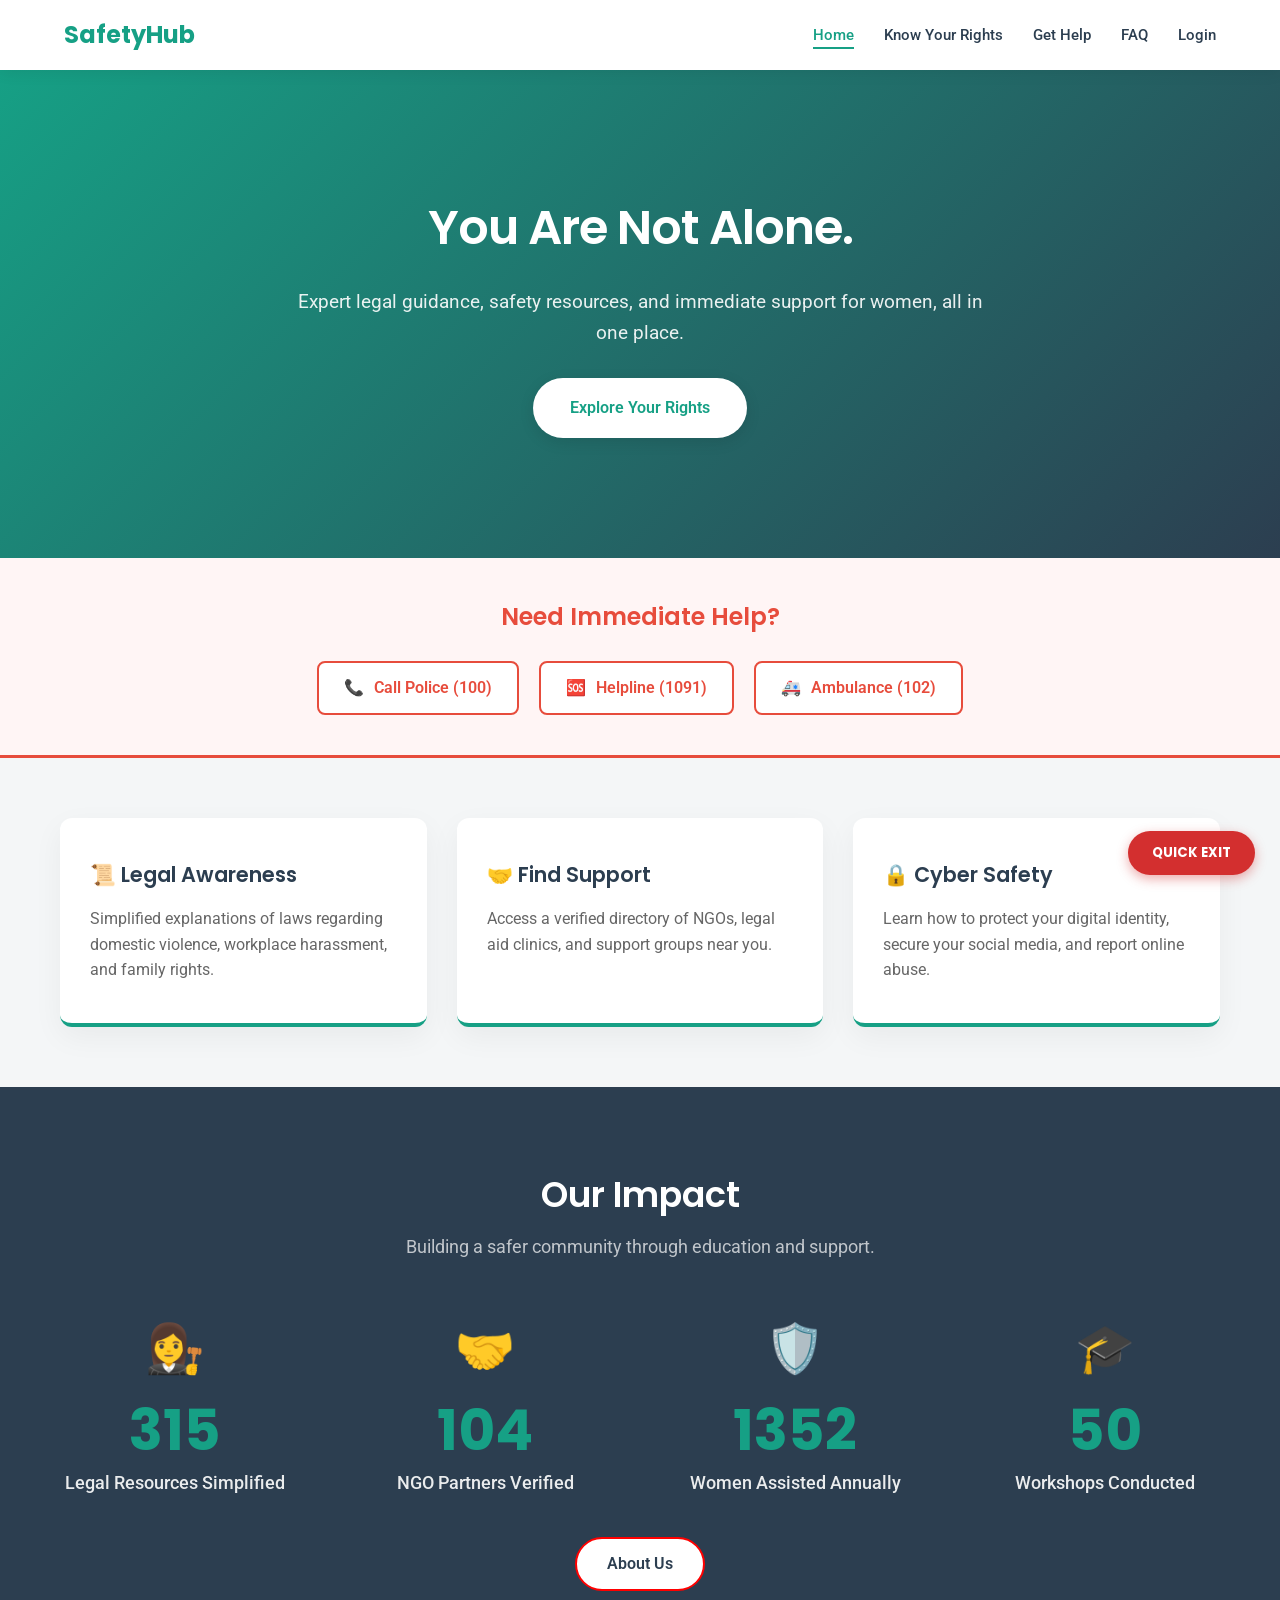
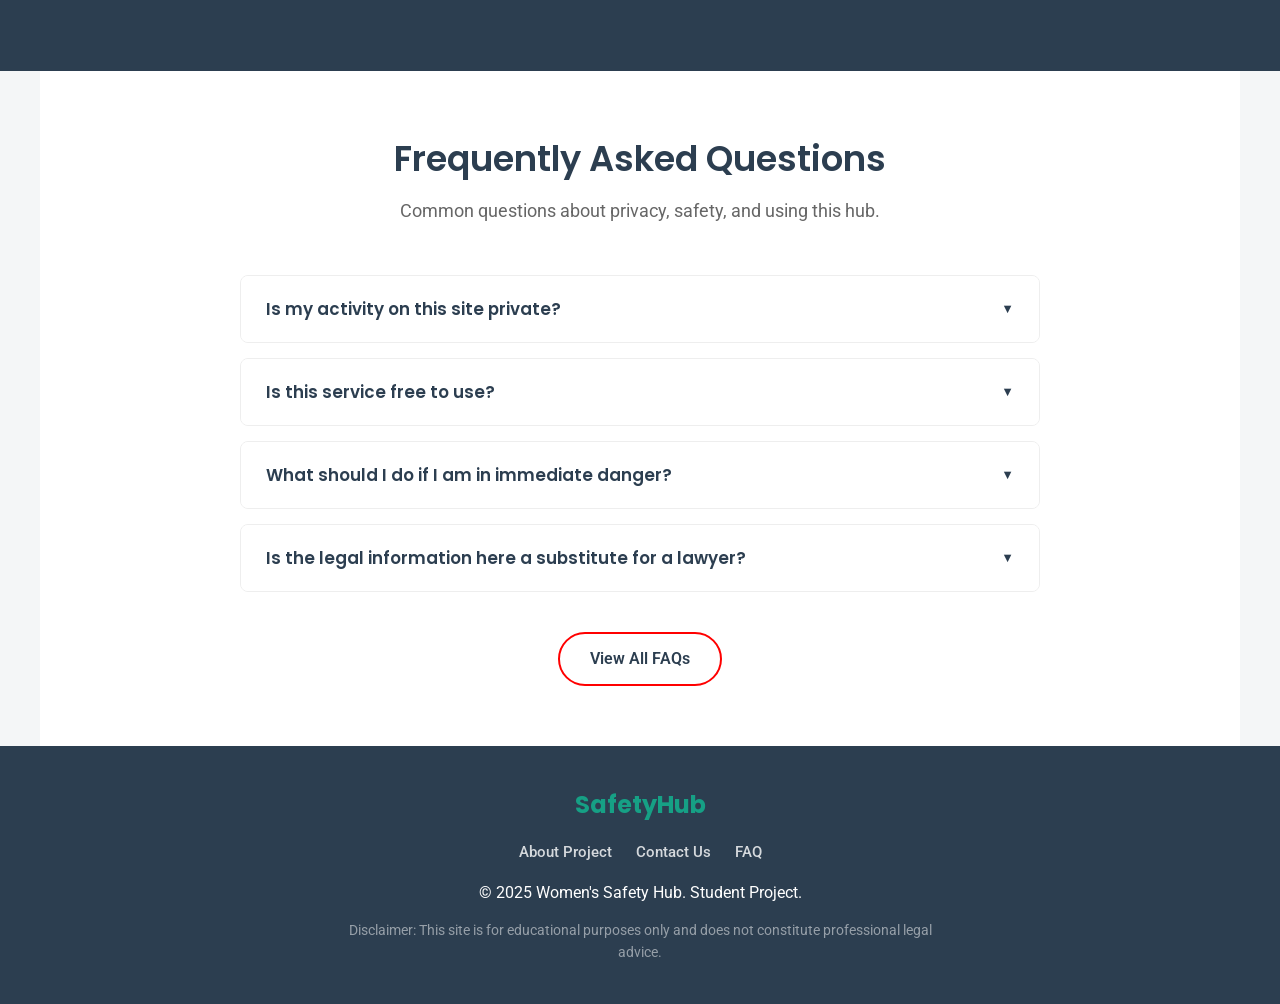
<file: index.html>
<!DOCTYPE html>
<html lang="en">

<head>
    <meta charset="UTF-8">
    <meta name="viewport" content="width=device-width, initial-scale=1.0">
    <title>Women's Legal Safety Hub</title>

    <link rel="stylesheet" href="style.css">

    <link
        href="https://fonts.googleapis.com/css2?family=Poppins:wght@600;700&family=Roboto:wght@400;500;700&display=swap"
        rel="stylesheet">
</head>

<body>

    <nav class="navbar">
        <div class="logo">SafetyHub</div>
        <ul class="nav-links">
            <li><a href="index.html" class="active">Home</a></li>
            <li><a href="rights.html">Know Your Rights</a></li>
            <li><a href="help.html">Get Help</a></li>
            <li><a href="faq.html">FAQ</a></li>

            <li><a href="login.html" id="auth-link">Login</a></li>
        </ul>
    </nav>

    <main>
        <button id="quick-exit" title="Leave this site immediately">QUICK EXIT</button>

        <section class="hero">
            <div class="hero-content">
                <h1>You Are Not Alone.</h1>
                <p>Expert legal guidance, safety resources, and immediate support for women, all in one place.</p>
                <a href="rights.html" class="btn-primary">Explore Your Rights</a>
            </div>
        </section>

        <section class="emergency-panel">
            <h2>Need Immediate Help?</h2>
            <div class="emergency-buttons">
                <a href="tel:100" class="btn-danger"><span class="icon">📞</span> Call Police (100)</a>
                <a href="tel:1091" class="btn-danger"><span class="icon">🆘</span> Helpline (1091)</a>
                <a href="tel:102" class="btn-danger"><span class="icon">🚑</span> Ambulance (102)</a>
            </div>
        </section>

        <section class="section-container info-grid">
            <div class="card">
                <h3>📜 Legal Awareness</h3>
                <p>Simplified explanations of laws regarding domestic violence, workplace harassment, and family rights.
                </p>
            </div>
            <div class="card">
                <h3>🤝 Find Support</h3>
                <p>Access a verified directory of NGOs, legal aid clinics, and support groups near you.</p>
            </div>
            <div class="card">
                <h3>🔒 Cyber Safety</h3>
                <p>Learn how to protect your digital identity, secure your social media, and report online abuse.</p>
            </div>
        </section>

        <section class="achievements-section">
            <div class="section-header-center">
                <h2>Our Impact</h2>
                <p>Building a safer community through education and support.</p>
            </div>

            <div class="achievements-grid">
                <div class="achievement-item">
                    <div class="achievement-icon">👩‍⚖️</div>
                    <div class="counter" data-target="500">0</div>
                    <p>Legal Resources Simplified</p>
                </div>
                <div class="achievement-item">
                    <div class="achievement-icon">🤝</div>
                    <div class="counter" data-target="120">0</div>
                    <p>NGO Partners Verified</p>
                </div>
                <div class="achievement-item">
                    <div class="achievement-icon">🛡️</div>
                    <div class="counter" data-target="2500">0</div>
                    <p>Women Assisted Annually</p>
                </div>
                <div class="achievement-item">
                    <div class="achievement-icon">🎓</div>
                    <div class="counter" data-target="50">0</div>
                    <p>Workshops Conducted</p>
                </div>
            </div>

            <div style="text-align: center; margin-top: 40px;">
                <a href="about.html" class="btn-secondary-outline">About Us</a>
            </div>
        </section>

        <section class="section-container faq-section">
            <div class="section-header-center">
                <h2>Frequently Asked Questions</h2>
                <p>Common questions about privacy, safety, and using this hub.</p>
            </div>

            <div class="faq-container">
                <div class="faq-item">
                    <button class="faq-question">
                        <span>Is my activity on this site private?</span>
                        <span class="faq-arrow">▼</span>
                    </button>
                    <div class="faq-answer">
                        <p>Yes. We prioritize your privacy. We do not track your location or store identifiable search
                            history. Use the "QUICK EXIT" button to immediately leave the site, and consider using
                            "Incognito Mode" on your browser for added safety on shared devices.</p>
                    </div>
                </div>

                <div class="faq-item">
                    <button class="faq-question">
                        <span>Is this service free to use?</span>
                        <span class="faq-arrow">▼</span>
                    </button>
                    <div class="faq-answer">
                        <p>Absolutely. All information, legal guides, and directory access on Women's Safety Hub are
                            completely free. Our goal is to make safety resources accessible to everyone.</p>
                    </div>
                </div>

                <div class="faq-item">
                    <button class="faq-question">
                        <span>What should I do if I am in immediate danger?</span>
                        <span class="faq-arrow">▼</span>
                    </button>
                    <div class="faq-answer">
                        <p>Please do not rely solely on this website. If you are in immediate danger, call the emergency
                            services (100 or 1091) immediately. Use the red buttons at the top of this page for quick
                            dialing on mobile.</p>
                    </div>
                </div>

                <div class="faq-item">
                    <button class="faq-question">
                        <span>Is the legal information here a substitute for a lawyer?</span>
                        <span class="faq-arrow">▼</span>
                    </button>
                    <div class="faq-answer">
                        <p>No. The information provided here is for educational awareness only. Laws change and specific
                            situations vary. We strongly recommend consulting with a qualified legal professional from
                            our directory for specific advice.</p>
                    </div>
                </div>
            </div>

            <div style="text-align: center; margin-top: 40px;">
                <a href="faq.html" class="btn-secondary-outline">View All FAQs</a>
            </div>
        </section>

    </main>

    <footer>
        <div class="footer-content">
            <div class="footer-logo">SafetyHub</div>
    
            <div class="footer-links">
                <a href="about.html">About Project</a>
                <a href="us.html">Contact Us</a>
                <a href="faq.html">FAQ</a>
            </div>
    
            <p>&copy; 2025 Women's Safety Hub. Student Project.</p>
            <p class="disclaimer">Disclaimer: This site is for educational purposes only and does not constitute
                professional legal advice.</p>
        </div>
    </footer>

    <script src="script.js"></script>

</body>

</html>
</file>
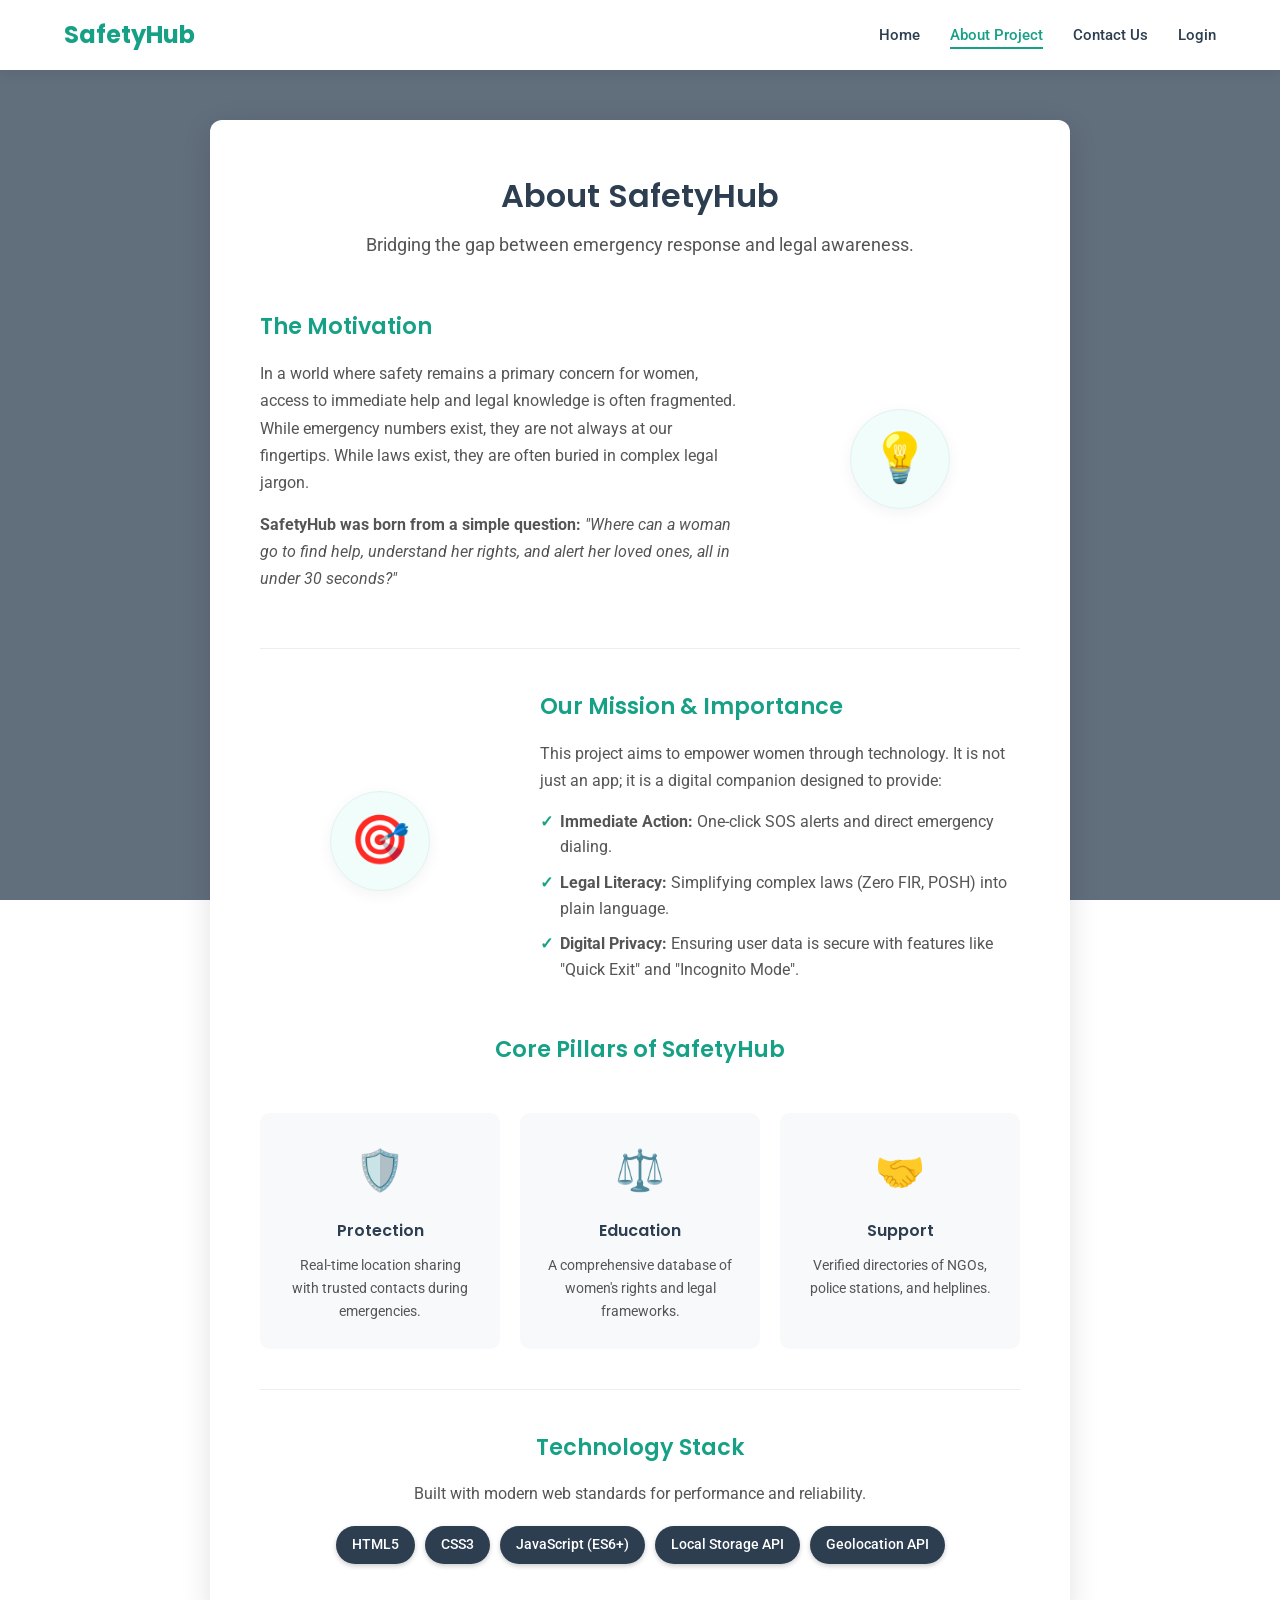
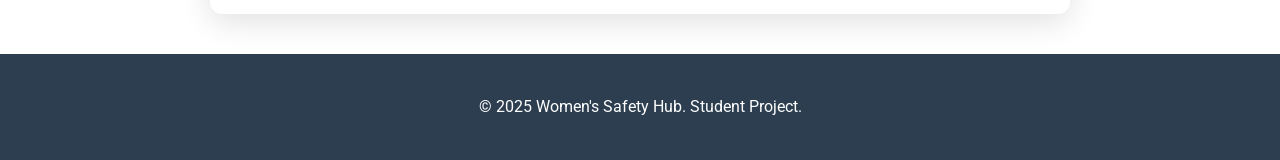
<file: about.html>
<!DOCTYPE html>
<html lang="en">

<head>
    <meta charset="UTF-8">
    <meta name="viewport" content="width=device-width, initial-scale=1.0">
    <title>About Project - SafetyHub</title>

    <link
        href="https://fonts.googleapis.com/css2?family=Poppins:wght@600;700&family=Roboto:wght@400;500;700&display=swap"
        rel="stylesheet">

    <link rel="stylesheet" href="style.css">
    <link rel="stylesheet" href="about.css">
</head>

<body>

    <nav class="navbar">
        <div class="logo">SafetyHub</div>
        <ul class="nav-links">
            <li><a href="index.html">Home</a></li>
            <li><a href="about.html" class="active">About Project</a></li>
            <li><a href="us.html">Contact Us</a></li>
            <li><a href="login.html" id="auth-link">Login</a></li>
        </ul>
    </nav>

    <div class="about-container">
        <div class="about-card">

            <div class="page-header fade-in">
                <h2>About SafetyHub</h2>
                <p>Bridging the gap between emergency response and legal awareness.</p>
            </div>

            <section class="info-section fade-in">
                <div class="content-wrapper">
                    <div class="text-content">
                        <h3>The Motivation</h3>
                        <p>In a world where safety remains a primary concern for women, access to immediate help and
                            legal knowledge is often fragmented. While emergency numbers exist, they are not always at
                            our fingertips. While laws exist, they are often buried in complex legal jargon.</p>
                        <p><strong>SafetyHub was born from a simple question:</strong> <em>"Where can a woman go to find
                                help, understand her rights, and alert her loved ones, all in under 30 seconds?"</em>
                        </p>
                    </div>
                    <div class="visual-content">
                        <div class="icon-circle large">💡</div>
                    </div>
                </div>
            </section>

            <hr class="divider">

            <section class="info-section reverse fade-in">
                <div class="content-wrapper">
                    <div class="text-content">
                        <h3>Our Mission & Importance</h3>
                        <p>This project aims to empower women through technology. It is not just an app; it is a digital
                            companion designed to provide:</p>
                        <ul class="feature-list">
                            <li><strong>Immediate Action:</strong> One-click SOS alerts and direct emergency dialing.
                            </li>
                            <li><strong>Legal Literacy:</strong> Simplifying complex laws (Zero FIR, POSH) into plain
                                language.</li>
                            <li><strong>Digital Privacy:</strong> Ensuring user data is secure with features like "Quick
                                Exit" and "Incognito Mode".</li>
                        </ul>
                    </div>
                    <div class="visual-content">
                        <div class="icon-circle large">🎯</div>
                    </div>
                </div>
            </section>

            <section class="pillars-section fade-in">
                <h3>Core Pillars of SafetyHub</h3>
                <div class="pillars-grid">
                    <div class="pillar-card">
                        <span class="p-icon">🛡️</span>
                        <h4>Protection</h4>
                        <p>Real-time location sharing with trusted contacts during emergencies.</p>
                    </div>
                    <div class="pillar-card">
                        <span class="p-icon">⚖️</span>
                        <h4>Education</h4>
                        <p>A comprehensive database of women's rights and legal frameworks.</p>
                    </div>
                    <div class="pillar-card">
                        <span class="p-icon">🤝</span>
                        <h4>Support</h4>
                        <p>Verified directories of NGOs, police stations, and helplines.</p>
                    </div>
                </div>
            </section>

            <hr class="divider">

            <section class="tech-section fade-in">
                <h3>Technology Stack</h3>
                <p>Built with modern web standards for performance and reliability.</p>
                <div class="tech-badges">
                    <span class="badge">HTML5</span>
                    <span class="badge">CSS3</span>
                    <span class="badge">JavaScript (ES6+)</span>
                    <span class="badge">Local Storage API</span>
                    <span class="badge">Geolocation API</span>
                </div>
            </section>

        </div>
    </div>

    <footer>
        <p>&copy; 2025 Women's Safety Hub. Student Project.</p>
    </footer>

    <script src="script.js"></script>
    <script src="about.js"></script>

</body>

</html>
</file>
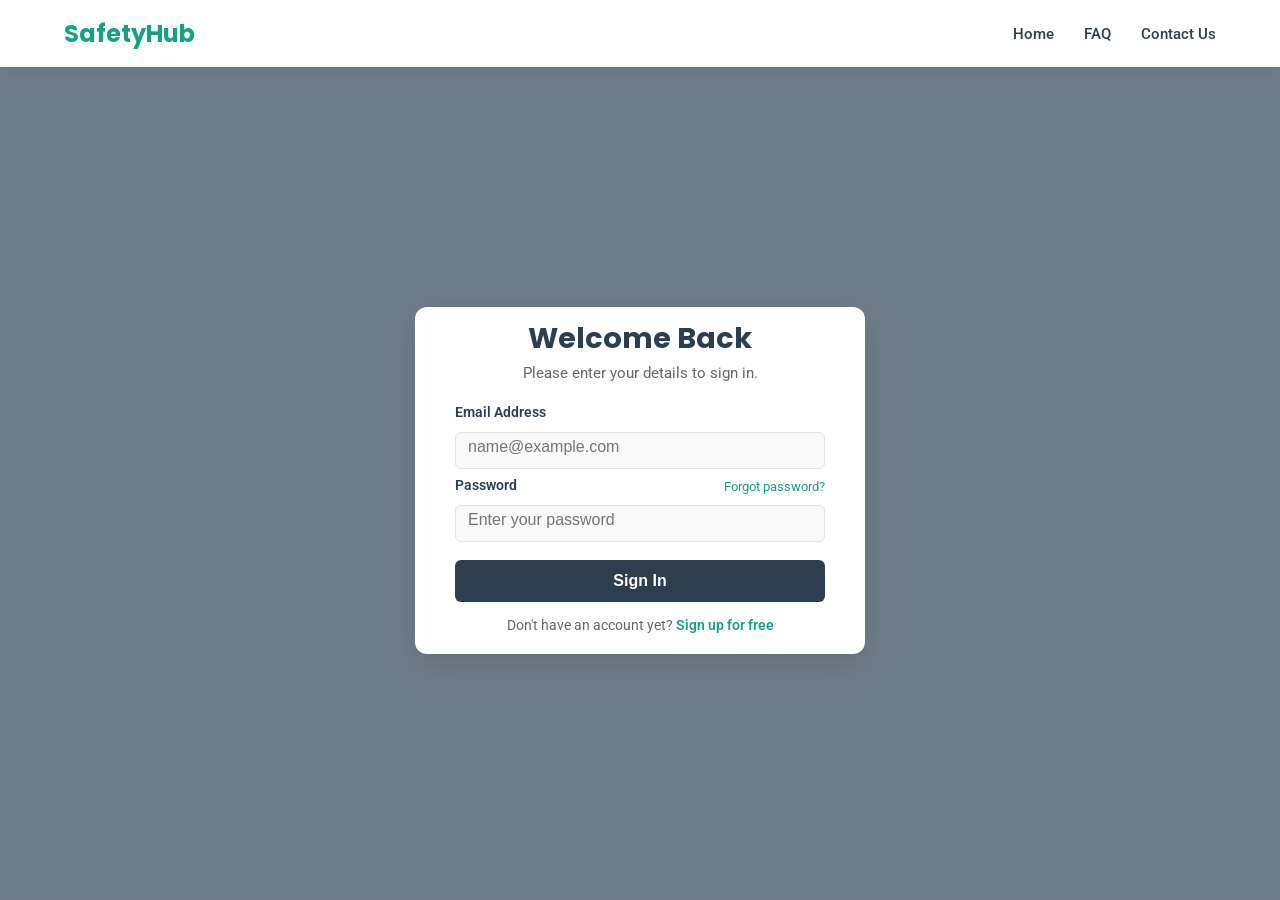
<file: account.html>
<!DOCTYPE html>
<html lang="en">

<head>
    <meta charset="UTF-8">
    <meta name="viewport" content="width=device-width, initial-scale=1.0">
    <title>My Account - SafetyHub</title>

    <link href="https://fonts.googleapis.com/css2?family=Poppins:wght@600;700&family=Roboto:wght@400;500&display=swap"
        rel="stylesheet">

    <link rel="stylesheet" href="style.css">
    <link rel="stylesheet" href="account.css">
</head>

<body>

    <nav class="navbar">
        <div class="logo">SafetyHub</div>
        <ul class="nav-links">
            <li><a href="index.html">Home</a></li>
            <li><a href="rights.html">Know Your Rights</a></li>
            <li><a href="help.html">Get Help</a></li>
            <li><a href="login.html" id="auth-link">Login</a></li>
        </ul>
    </nav>

    <div class="account-container">

        <aside class="account-sidebar">
            <div class="sidebar-user-preview">
                <div class="large-avatar" id="profile-avatar-large">U</div>

                <h3 id="profile-name-display">User Name</h3>

                <div class="photo-actions">
                    <label for="photo-upload" class="action-btn change-btn" id="upload-label"
                        title="Upload or Change Photo">
                        📸 Upload
                    </label>
                    <input type="file" id="photo-upload" accept="image/*" style="display: none;">

                    <button id="delete-photo-btn" class="action-btn delete-btn" title="Remove Photo">
                        🗑️
                    </button>
                </div>
            </div>

            <nav class="sidebar-nav">
                <a href="#general" class="sidebar-link active">👤 General Info</a>
                <a href="emcon.html" class="sidebar-link">📞 Emergency Contacts</a>
                <a href="security.html" class="sidebar-link">🔒 Security & Login</a>
            </nav>
        </aside>

        <main class="account-content">

            <section id="general-section" class="content-section">
                <div class="section-header">
                    <h2>General Information</h2>
                    <p>Manage your personal details for emergency identification.</p>
                </div>

                <form id="general-form" class="professional-form">
                    <div class="form-row">
                        <div class="form-group">
                            <label for="full-name">Full Name</label>
                            <input type="text" id="full-name" placeholder="e.g. Sarah Jenkins">
                        </div>
                        <div class="form-group">
                            <label for="display-email">Email Address</label>
                            <input type="email" id="display-email" value="" readonly class="input-disabled"
                                title="Email cannot be changed">
                        </div>
                    </div>

                    <div class="form-row">
                        <div class="form-group">
                            <label for="phone">Phone Number</label>
                            <input type="tel" id="phone" placeholder="+1 234 567 8900">
                        </div>
                        <div class="form-group">
                            <label for="dob">Date of Birth</label>
                            <input type="date" id="dob">
                        </div>
                    </div>

                    <div class="form-row">
                        <div class="form-group" style="flex: 2;">
                            <label for="address">Full Home Address</label>
                            <input type="text" id="address" placeholder="Street, Apt, City, Zip Code">
                        </div>
                        <div class="form-group" style="flex: 1;">
                            <label for="blood-group">Blood Group</label>
                            <select id="blood-group">
                                <option value="">Select...</option>
                                <option value="A+">A+</option>
                                <option value="A-">A-</option>
                                <option value="B+">B+</option>
                                <option value="B-">B-</option>
                                <option value="O+">O+</option>
                                <option value="O-">O-</option>
                                <option value="AB+">AB+</option>
                                <option value="AB-">AB-</option>
                            </select>
                        </div>
                    </div>

                    <div class="form-actions">
                        <button type="submit" class="btn-primary" id="save-general-btn">Save Changes</button>
                    </div>
                </form>
            </section>

            <section id="emergency-section" class="content-section">
                <div class="section-header">
                    <h2>Trusted Contacts</h2>
                    <p>These contacts will be notified when you use the SOS feature.</p>
                </div>

                <form id="emergency-form" class="professional-form">

                    <h4 class="contact-label">Contact 1 (Primary)</h4>
                    <div class="form-row">
                        <div class="form-group">
                            <label>Name</label>
                            <input type="text" id="contact-1-name" placeholder="e.g. Mom">
                        </div>
                        <div class="form-group">
                            <label>Phone Number</label>
                            <input type="tel" id="contact-1-phone" placeholder="Phone Number">
                        </div>
                    </div>

                    <h4 class="contact-label">Contact 2</h4>
                    <div class="form-row">
                        <div class="form-group">
                            <label>Name</label>
                            <input type="text" id="contact-2-name" placeholder="e.g. Best Friend">
                        </div>
                        <div class="form-group">
                            <label>Phone Number</label>
                            <input type="tel" id="contact-2-phone" placeholder="Phone Number">
                        </div>
                    </div>

                    <div id="extra-contact-container" style="display: none;">
                        <h4 class="contact-label">Contact 3</h4>
                        <div class="form-row">
                            <div class="form-group">
                                <label>Name</label>
                                <input type="text" id="contact-3-name" placeholder="e.g. Sibling">
                            </div>
                            <div class="form-group">
                                <label>Phone Number</label>
                                <input type="tel" id="contact-3-phone" placeholder="Phone Number">
                            </div>
                        </div>
                    </div>

                    <div style="margin-bottom: 20px;">
                        <button type="button" id="add-contact-btn" class="btn-secondary">
                            ➕ Add Another Contact
                        </button>
                    </div>

                    <div class="form-actions">
                        <button type="submit" class="btn-primary" id="save-contacts-btn">Update Contacts</button>
                    </div>
                </form>
            </section>
        </main>
    </div>

    <footer>
        <p>&copy; 2025 Women's Safety Hub. Student Project.</p>
    </footer>

    <script src="script.js"></script>
    <script src="account.js"></script>

</body>

</html>
</file>
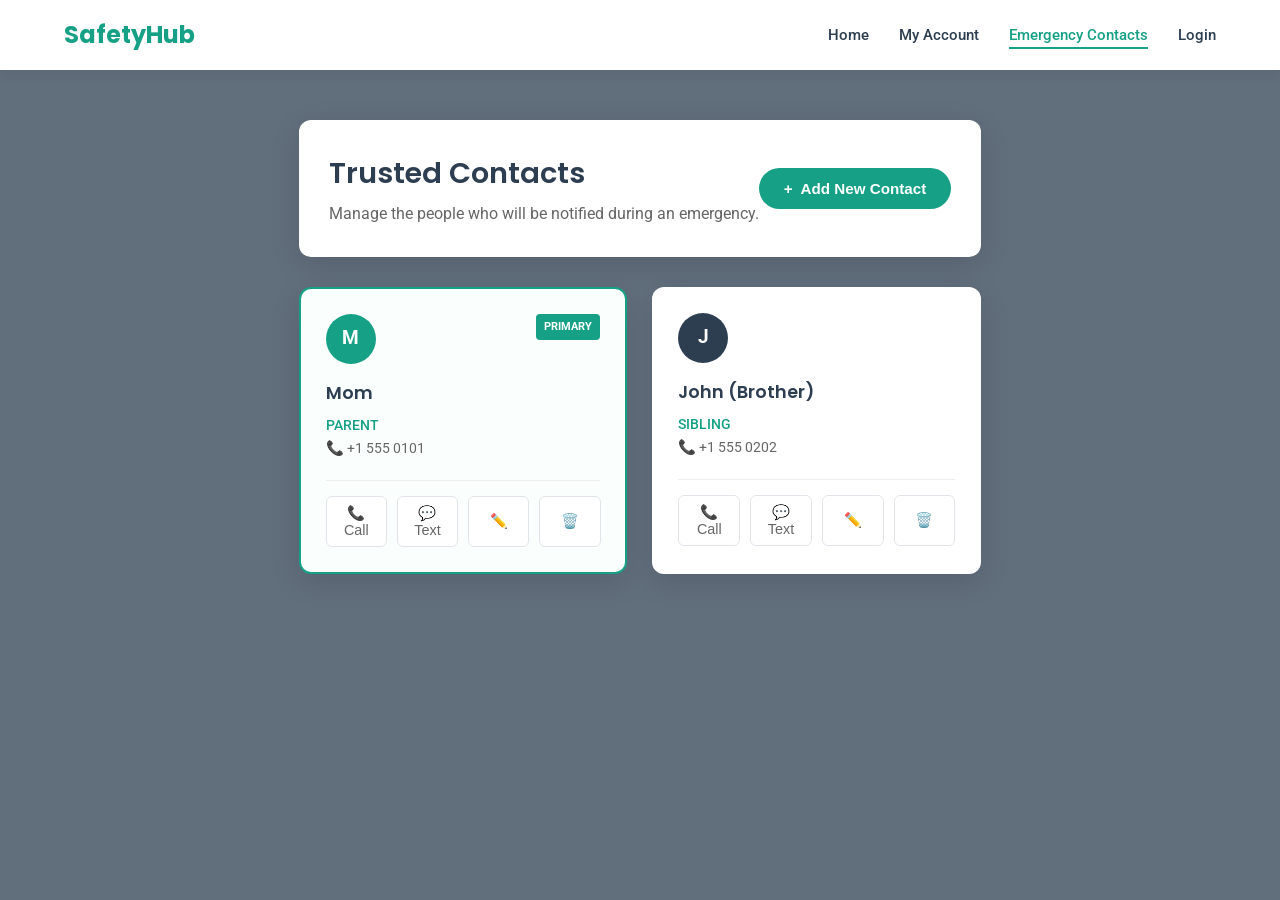
<file: emcon.html>
<!DOCTYPE html>
<html lang="en">

<head>
    <meta charset="UTF-8">
    <meta name="viewport" content="width=device-width, initial-scale=1.0">
    <title>Manage Contacts - SafetyHub</title>

    <link
        href="https://fonts.googleapis.com/css2?family=Poppins:wght@600;700&family=Roboto:wght@400;500;700&display=swap"
        rel="stylesheet">

    <link rel="stylesheet" href="style.css">
    <link rel="stylesheet" href="emcon.css">
</head>

<body>

    <nav class="navbar">
        <div class="logo">SafetyHub</div>
        <ul class="nav-links">
            <li><a href="index.html">Home</a></li>
            <li><a href="account.html">My Account</a></li>
            <li><a href="emcon.html" class="active">Emergency Contacts</a></li>
            <li><a href="login.html" id="auth-link">Login</a></li>
        </ul>
    </nav>

    <div class="emcon-container">

        <div class="page-header">
            <div class="header-text">
                <h2>Trusted Contacts</h2>
                <p>Manage the people who will be notified during an emergency.</p>
            </div>
            <button id="add-new-btn" class="btn-primary-action">
                <span>+</span> Add New Contact
            </button>
        </div>

        <div id="contacts-grid" class="contacts-grid">
        </div>

    </div>

    <div id="contact-modal" class="modal-overlay">
        <div class="modal-card">
            <div class="modal-header">
                <h3 id="modal-title">Add New Contact</h3>
                <button id="close-modal" class="close-btn">&times;</button>
            </div>

            <form id="contact-form" class="professional-form">
                <input type="hidden" id="contact-id">
                <div class="form-group">
                    <label>Full Name</label>
                    <input type="text" id="c-name" placeholder="e.g. John Doe" required>
                </div>

                <div class="form-row">
                    <div class="form-group">
                        <label>Relationship</label>
                        <select id="c-relation">
                            <option value="Parent">Parent</option>
                            <option value="Sibling">Sibling</option>
                            <option value="Spouse">Spouse</option>
                            <option value="Friend">Friend</option>
                            <option value="Guardian">Guardian</option>
                            <option value="Other">Other</option>
                        </select>
                    </div>
                    <div class="form-group">
                        <label>Phone Number</label>
                        <input type="tel" id="c-phone" placeholder="+1 234 567 8900" required>
                    </div>
                </div>

                <div class="form-check-modal">
                    <input type="checkbox" id="c-primary">
                    <label for="c-primary">Set as <strong>Primary Contact</strong> (First to be notified)</label>
                </div>

                <div class="modal-actions">
                    <button type="button" class="btn-secondary" id="cancel-btn">Cancel</button>
                    <button type="submit" class="btn-primary">Save Contact</button>
                </div>
            </form>
        </div>
    </div>

    <script src="script.js"></script>
    <script src="emcon.js"></script>
</body>

</html>
</file>
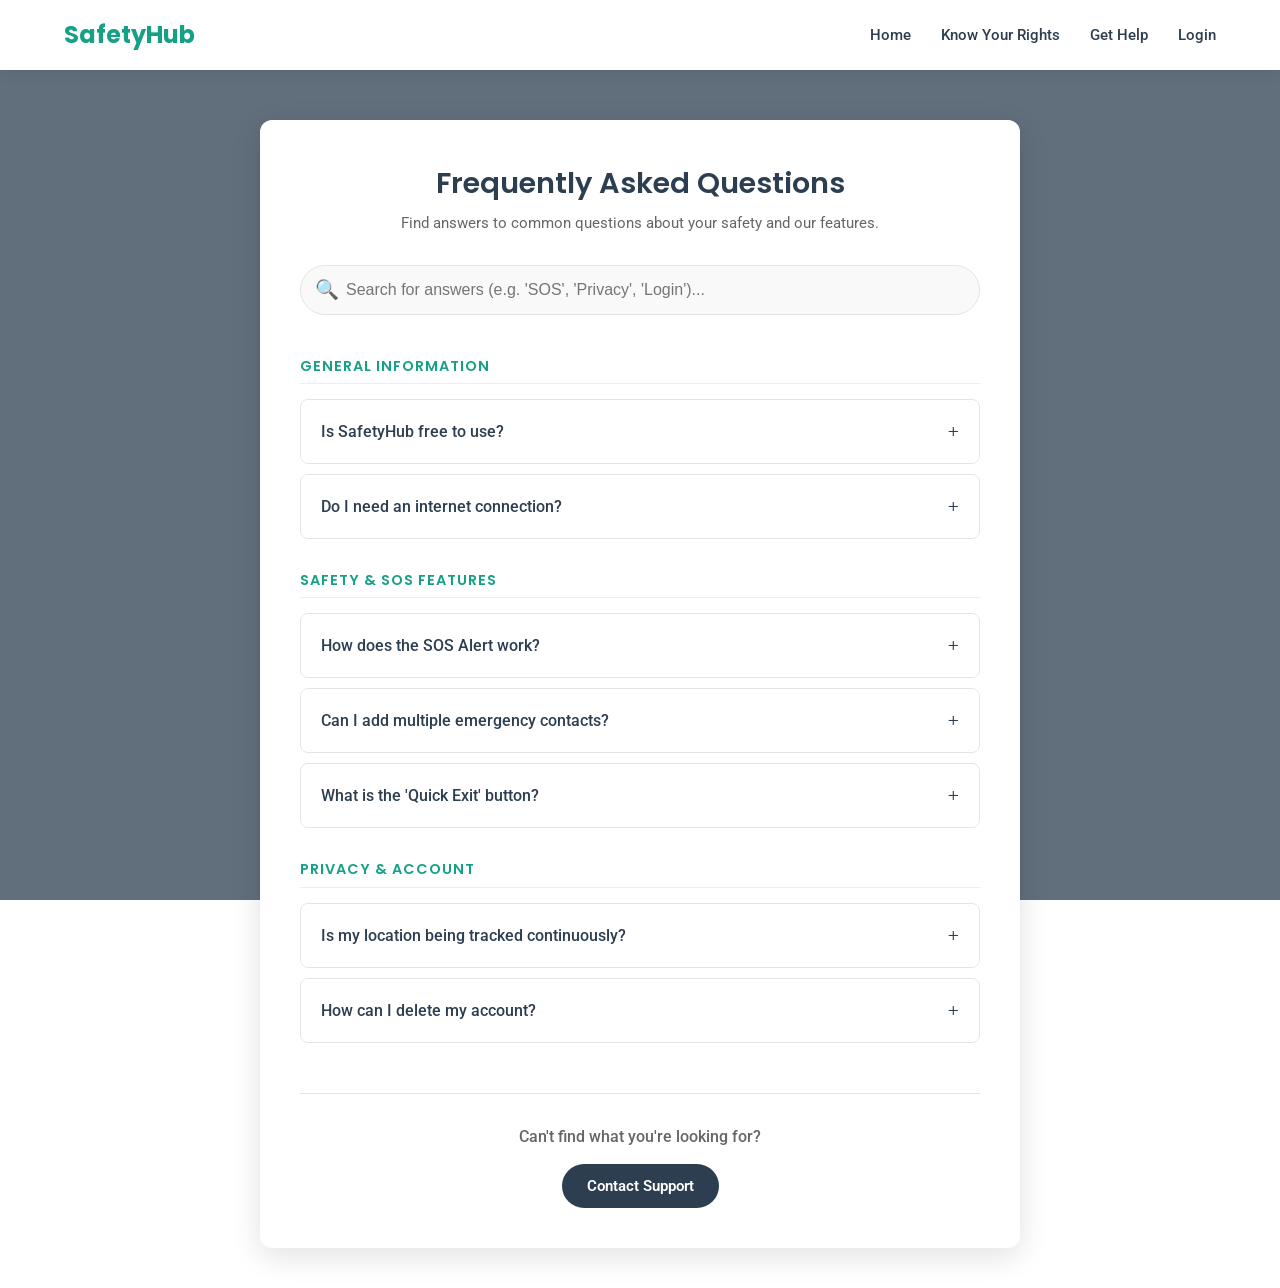
<file: faq.html>
<!DOCTYPE html>
<html lang="en">

<head>
    <meta charset="UTF-8">
    <meta name="viewport" content="width=device-width, initial-scale=1.0">
    <title>FAQ - SafetyHub</title>

    <link href="https://fonts.googleapis.com/css2?family=Poppins:wght@600;700&family=Roboto:wght@400;500&display=swap"
        rel="stylesheet">

    <link rel="stylesheet" href="style.css">
    <link rel="stylesheet" href="faq.css">
</head>

<body>

    <nav class="navbar">
        <div class="logo">SafetyHub</div>
        <ul class="nav-links">
            <li><a href="index.html">Home</a></li>
            <li><a href="rights.html">Know Your Rights</a></li>
            <li><a href="help.html">Get Help</a></li>
            <li><a href="login.html" id="auth-link">Login</a></li>
        </ul>
    </nav>

    <div class="faq-page-container">
        <div class="faq-card">

            <div class="faq-header">
                <h2>Frequently Asked Questions</h2>
                <p>Find answers to common questions about your safety and our features.</p>
            </div>

            <div class="search-box-wrapper">
                <span class="search-icon">🔍</span>
                <input type="text" id="faq-search" placeholder="Search for answers (e.g. 'SOS', 'Privacy', 'Login')...">
            </div>

            <div class="faq-list" id="faq-list">

                <h3 class="faq-category-title">General Information</h3>

                <div class="faq-item">
                    <button class="faq-question">
                        <span>Is SafetyHub free to use?</span>
                        <span class="toggle-icon">+</span>
                    </button>
                    <div class="faq-answer">
                        <p>Yes. SafetyHub is a completely free initiative developed to ensure women's safety. All
                            features, including SOS alerts, legal guides, and directory access, are free of charge.</p>
                    </div>
                </div>

                <div class="faq-item">
                    <button class="faq-question">
                        <span>Do I need an internet connection?</span>
                        <span class="toggle-icon">+</span>
                    </button>
                    <div class="faq-answer">
                        <p>To view legal rights and directories, an internet connection is required. However, the SOS
                            feature attempts to use SMS fallback if data is unavailable (functionality depends on
                            browser permissions).</p>
                    </div>
                </div>

                <h3 class="faq-category-title">Safety & SOS Features</h3>

                <div class="faq-item">
                    <button class="faq-question">
                        <span>How does the SOS Alert work?</span>
                        <span class="toggle-icon">+</span>
                    </button>
                    <div class="faq-answer">
                        <p>When you click the "Send SOS" button, the app captures your current GPS coordinates and sends
                            an alert message to your saved Emergency Contacts. You must be logged in and have contacts
                            saved for this to work.</p>
                    </div>
                </div>

                <div class="faq-item">
                    <button class="faq-question">
                        <span>Can I add multiple emergency contacts?</span>
                        <span class="toggle-icon">+</span>
                    </button>
                    <div class="faq-answer">
                        <p>Yes. You can add up to 3 trusted contacts (e.g., parents, friends, siblings) in the
                            "Emergency Contacts" page. You can also designate one as your Primary Contact.</p>
                    </div>
                </div>

                <div class="faq-item">
                    <button class="faq-question">
                        <span>What is the 'Quick Exit' button?</span>
                        <span class="toggle-icon">+</span>
                    </button>
                    <div class="faq-answer">
                        <p>The red 'Quick Exit' button is a safety feature designed for users in domestic violence
                            situations. Clicking it instantly redirects the browser to Google, hiding the SafetyHub site
                            immediately.</p>
                    </div>
                </div>

                <h3 class="faq-category-title">Privacy & Account</h3>

                <div class="faq-item">
                    <button class="faq-question">
                        <span>Is my location being tracked continuously?</span>
                        <span class="toggle-icon">+</span>
                    </button>
                    <div class="faq-answer">
                        <p>No. We respect your privacy. Your location is <strong>only</strong> accessed when you
                            explicitly click the SOS button or use a location-based directory feature. We do not store
                            your location history.</p>
                    </div>
                </div>

                <div class="faq-item">
                    <button class="faq-question">
                        <span>How can I delete my account?</span>
                        <span class="toggle-icon">+</span>
                    </button>
                    <div class="faq-answer">
                        <p>You can permanently delete your account and all associated data by going to <strong>Settings
                                > Danger Zone</strong> and clicking "Delete Account". This action cannot be undone.</p>
                    </div>
                </div>

            </div>

            <div class="faq-footer-cta">
                <p>Can't find what you're looking for?</p>
                <a href="help.html" class="btn-support">Contact Support</a>
            </div>

        </div>
    </div>

    <script src="script.js"></script>
    <script src="faq.js"></script>

</body>

</html>
</file>
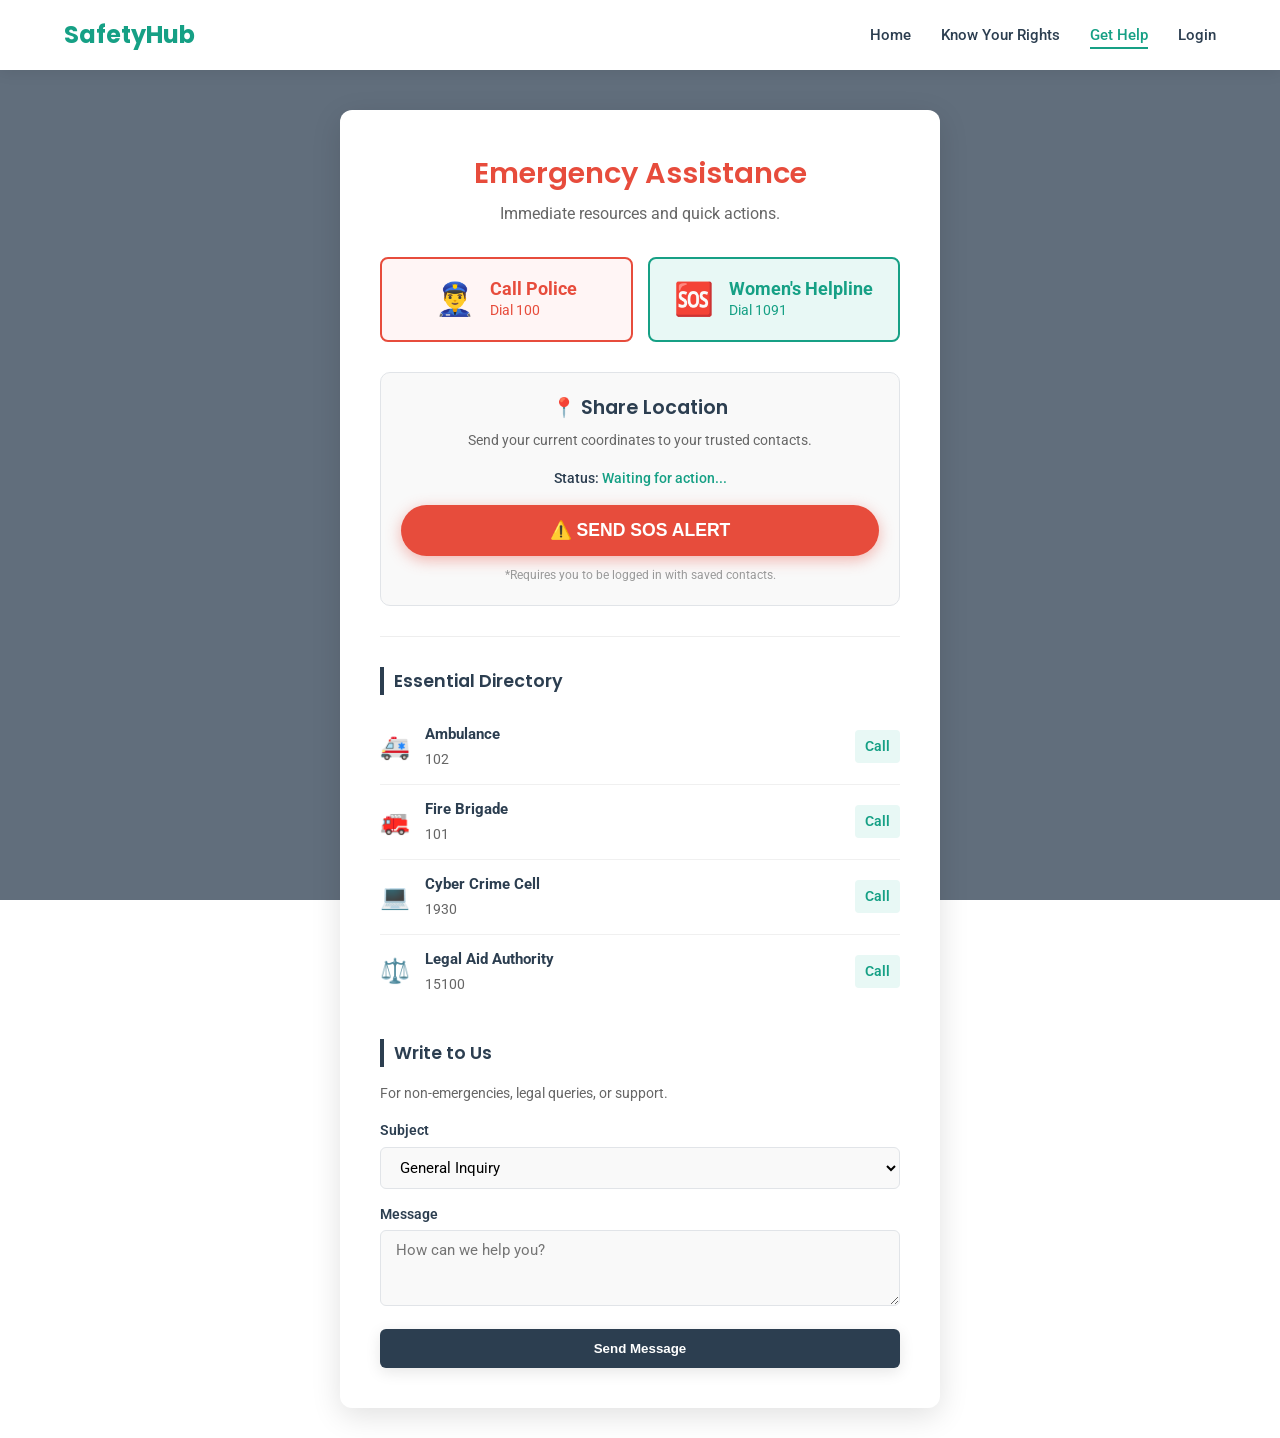
<file: help.html>
<!DOCTYPE html>
<html lang="en">

<head>
    <meta charset="UTF-8">
    <meta name="viewport" content="width=device-width, initial-scale=1.0">
    <title>Get Help - SafetyHub</title>

    <link href="https://fonts.googleapis.com/css2?family=Poppins:wght@600;700&family=Roboto:wght@400;500&display=swap"
        rel="stylesheet">

    <link rel="stylesheet" href="style.css">
    <link rel="stylesheet" href="help.css">
</head>

<body>

    <nav class="navbar">
        <div class="logo">SafetyHub</div>
        <ul class="nav-links">
            <li><a href="index.html">Home</a></li>
            <li><a href="rights.html">Know Your Rights</a></li>
            <li><a href="help.html" class="active">Get Help</a></li>
            <li><a href="login.html" id="auth-link">Login</a></li>
        </ul>
    </nav>

    <div class="help-container">
        <div class="help-card">

            <div class="help-header">
                <h2>Emergency Assistance</h2>
                <p>Immediate resources and quick actions.</p>
            </div>

            <div class="urgent-grid">
                <a href="tel:100" class="emergency-btn police-btn">
                    <span class="icon">👮‍♂️</span>
                    <div class="btn-text">
                        <strong>Call Police</strong>
                        <span>Dial 100</span>
                    </div>
                </a>

                <a href="tel:1091" class="emergency-btn helpline-btn">
                    <span class="icon">🆘</span>
                    <div class="btn-text">
                        <strong>Women's Helpline</strong>
                        <span>Dial 1091</span>
                    </div>
                </a>
            </div>

            <div class="sos-section">
                <div class="sos-header">
                    <h3>📍 Share Location</h3>
                    <p>Send your current coordinates to your trusted contacts.</p>
                </div>

                <div class="location-status" id="location-status">
                    Status: <span>Waiting for action...</span>
                </div>

                <button id="sos-btn" class="btn-sos">
                    ⚠️ SEND SOS ALERT
                </button>
                <p class="sos-note">*Requires you to be logged in with saved contacts.</p>
            </div>

            <hr class="divider">

            <div class="directory-section">
                <h3>Essential Directory</h3>
                <div class="directory-list">
                    <div class="dir-item">
                        <span class="dir-icon">🚑</span>
                        <div class="dir-info">
                            <strong>Ambulance</strong>
                            <span>102</span>
                        </div>
                        <a href="tel:102" class="call-link">Call</a>
                    </div>

                    <div class="dir-item">
                        <span class="dir-icon">🚒</span>
                        <div class="dir-info">
                            <strong>Fire Brigade</strong>
                            <span>101</span>
                        </div>
                        <a href="tel:101" class="call-link">Call</a>
                    </div>

                    <div class="dir-item">
                        <span class="dir-icon">💻</span>
                        <div class="dir-info">
                            <strong>Cyber Crime Cell</strong>
                            <span>1930</span>
                        </div>
                        <a href="tel:1930" class="call-link">Call</a>
                    </div>

                    <div class="dir-item">
                        <span class="dir-icon">⚖️</span>
                        <div class="dir-info">
                            <strong>Legal Aid Authority</strong>
                            <span>15100</span>
                        </div>
                        <a href="tel:15100" class="call-link">Call</a>
                    </div>
                </div>
            </div>

            <div class="contact-form-section">
                <h3>Write to Us</h3>
                <p>For non-emergencies, legal queries, or support.</p>

                <form id="support-form" class="professional-form">
                    <div class="form-group">
                        <label>Subject</label>
                        <select id="subject">
                            <option>General Inquiry</option>
                            <option>Legal Advice Request</option>
                            <option>Report a Bug</option>
                        </select>
                    </div>
                    <div class="form-group">
                        <label>Message</label>
                        <textarea rows="3" placeholder="How can we help you?"></textarea>
                    </div>
                    <button type="submit" class="btn-primary">Send Message</button>
                </form>
            </div>

        </div>
    </div>

    <script src="script.js"></script>
    <script src="help.js"></script>

</body>

</html>
</file>
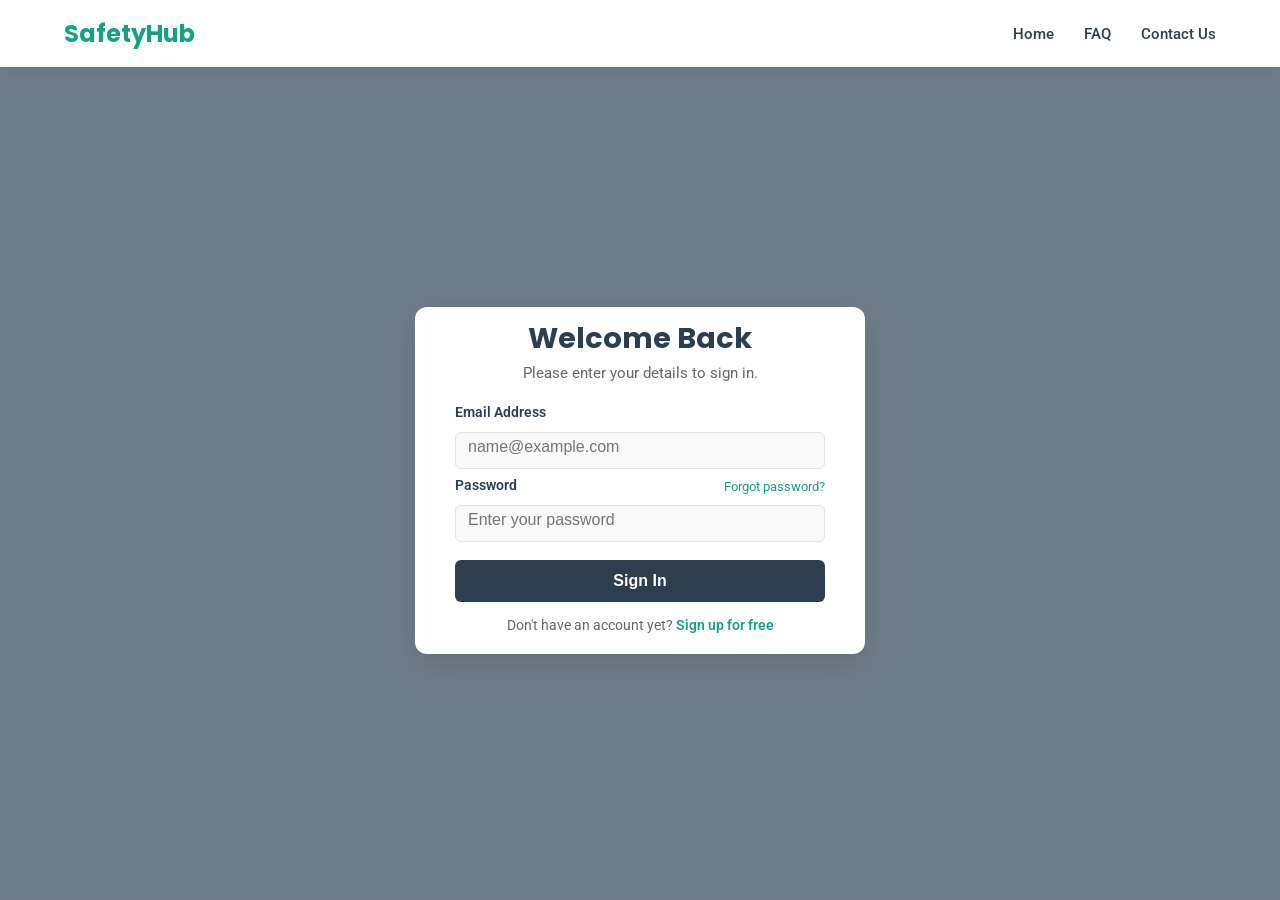
<file: login.html>
<!DOCTYPE html>
<html lang="en">

<head>
    <meta charset="UTF-8">
    <meta name="viewport" content="width=device-width, initial-scale=1.0">
    <title>Login - SafetyHub</title>

    <link rel="stylesheet" href="login.css">

    <link href="https://fonts.googleapis.com/css2?family=Poppins:wght@600;700&family=Roboto:wght@400;500&display=swap"
        rel="stylesheet">
</head>

<body>

    <nav class="navbar">
        <div class="logo">SafetyHub</div>
        <ul class="nav-links">
            <li><a href="index.html">Home</a></li>
            <li><a href="faq.html">FAQ</a></li>
            <li><a href="us.html">Contact Us</a></li>
        </ul>
    </nav>

    <div class="login-container">
        <div class="login-card">

            <div class="login-header">
                <h2>Welcome Back</h2>
                <p>Please enter your details to sign in.</p>
            </div>

            <form id="login-form" class="professional-form">

                <div class="form-group">
                    <div class="label-row">
                    <label for="login-email">Email Address</label></div>
                    <input type="email" id="login-email" placeholder="name@example.com" required>
                    
                </div>

                <div class="form-group">
                    <div class="label-row">
                        <label for="login-pass">Password</label>
                        <a href="#" class="forgot-link">Forgot password?</a>
                    </div>

                    <div class="password-wrapper">
                        <input type="password" id="login-pass" placeholder="Enter your password" required>

                        <svg class="toggle-password" width="20" height="20" viewBox="0 0 24 24" fill="none"
                            stroke="currentColor" stroke-width="2" stroke-linecap="round" stroke-linejoin="round">
                            <path d="M1 12s4-8 11-8 11 8 11 8-4 8-11 8-11-8-11-8z"></path>
                            <circle cx="12" cy="12" r="3"></circle>
                        </svg>
                    </div>
                </div>

                <div id="error-msg" class="error-message"></div>

                <button type="submit" class="btn-login">Sign In</button>

                <p class="signup-link">
                    Don't have an account yet?
                    <a href="signup.html">Sign up for free</a>
                </p>
            </form>
        </div>
    </div>

    <script src="login.js"></script>

</body>

</html>
</file>
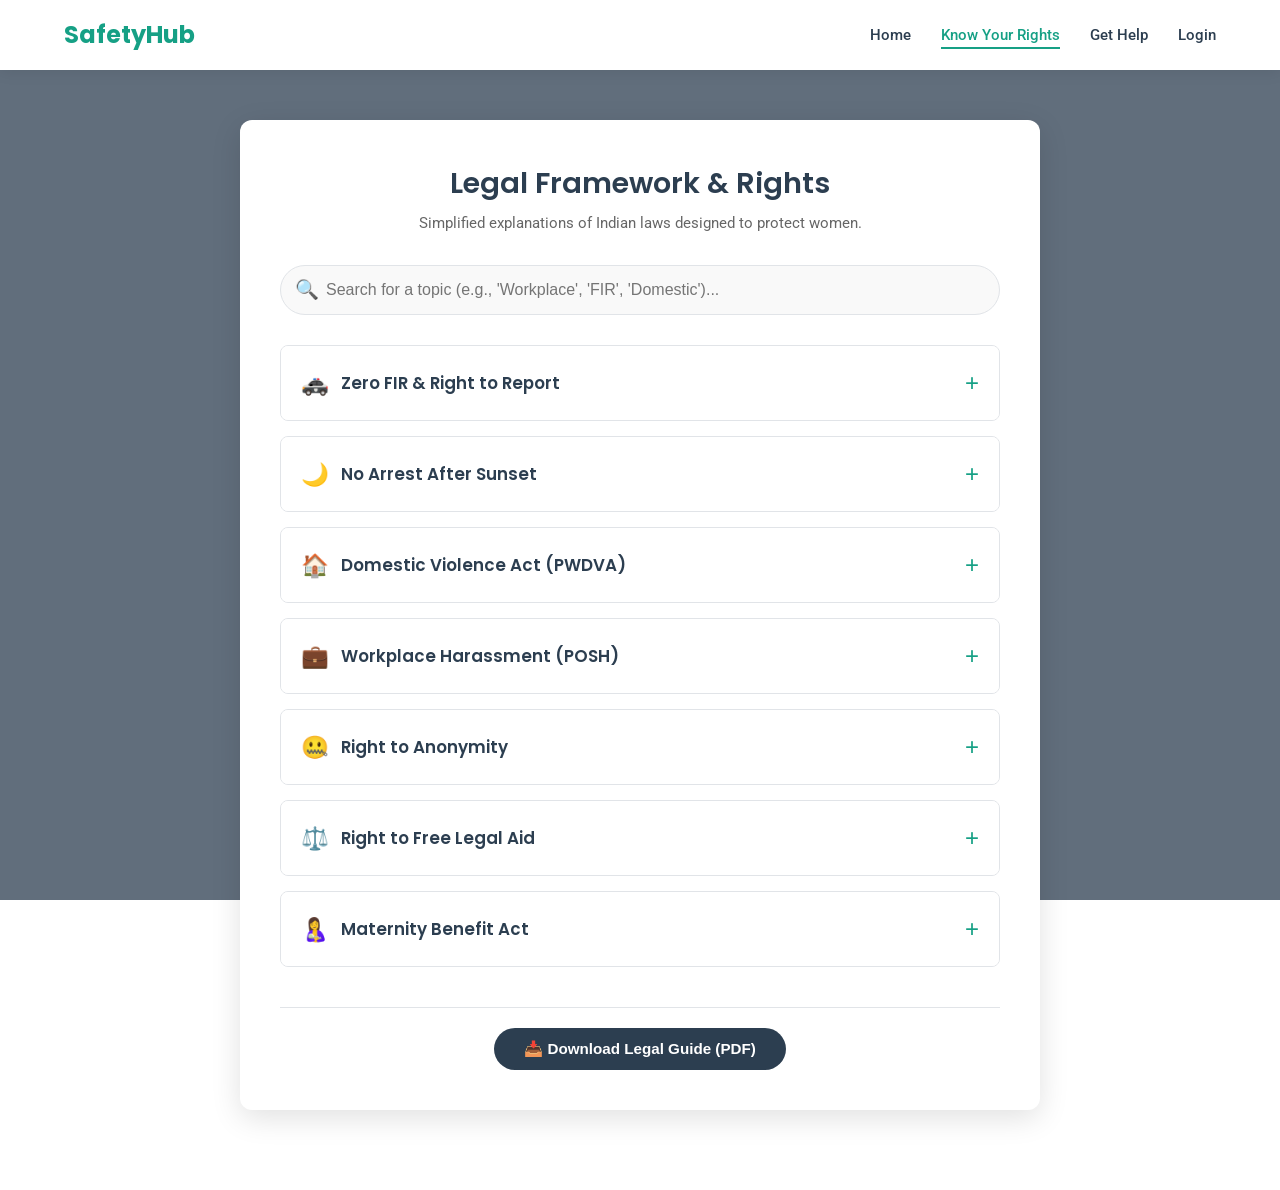
<file: rights.html>
<!DOCTYPE html>
<html lang="en">

<head>
    <meta charset="UTF-8">
    <meta name="viewport" content="width=device-width, initial-scale=1.0">
    <title>Know Your Rights - SafetyHub</title>

    <link
        href="https://fonts.googleapis.com/css2?family=Poppins:wght@600;700&family=Roboto:wght@400;500;700&display=swap"
        rel="stylesheet">

    <link rel="stylesheet" href="style.css">
    <link rel="stylesheet" href="rights.css">
</head>

<body>

    <nav class="navbar">
        <div class="logo">SafetyHub</div>
        <ul class="nav-links">
            <li><a href="index.html">Home</a></li>
            <li><a href="rights.html" class="active">Know Your Rights</a></li>
            <li><a href="help.html">Get Help</a></li>
            <li><a href="login.html" id="auth-link">Login</a></li>
        </ul>
    </nav>

    <div class="rights-container">
        <div class="rights-card">

            <div class="rights-header">
                <h2>Legal Framework & Rights</h2>
                <p>Simplified explanations of Indian laws designed to protect women.</p>
            </div>

            <div class="search-wrapper">
                <input type="text" id="rights-search"
                    placeholder="Search for a topic (e.g., 'Workplace', 'FIR', 'Domestic')...">
                <span class="search-icon">🔍</span>
            </div>

            <div class="rights-list" id="rights-list">

                <div class="right-item">
                    <button class="right-header">
                        <div class="header-title">
                            <span class="icon">🚓</span> Zero FIR & Right to Report
                        </div>
                        <span class="toggle-icon">+</span>
                    </button>
                    <div class="right-content">
                        <p><strong>The Law:</strong> A woman can file an FIR at any police station, irrespective of the
                            location of the incident. This is called a "Zero FIR".</p>
                        <p><strong>Key Detail:</strong> The police cannot refuse to register your complaint citing
                            jurisdiction. They must register it as '00' and transfer it to the concerned station later.
                        </p>
                    </div>
                </div>

                <div class="right-item">
                    <button class="right-header">
                        <div class="header-title">
                            <span class="icon">🌙</span> No Arrest After Sunset
                        </div>
                        <span class="toggle-icon">+</span>
                    </button>
                    <div class="right-content">
                        <p><strong>The Law:</strong> Under Section 46(4) of the CrPC, a woman cannot be arrested after
                            sunset (6 PM) and before sunrise (6 AM).</p>
                        <p><strong>Exception:</strong> If there is a serious crime, the police must get written
                            permission from a Judicial Magistrate First Class, and a woman police officer must be
                            present.</p>
                    </div>
                </div>

                <div class="right-item">
                    <button class="right-header">
                        <div class="header-title">
                            <span class="icon">🏠</span> Domestic Violence Act (PWDVA)
                        </div>
                        <span class="toggle-icon">+</span>
                    </button>
                    <div class="right-content">
                        <p><strong>The Law:</strong> The Protection of Women from Domestic Violence Act, 2005, covers
                            not just physical abuse, but also verbal, emotional, economic, and sexual abuse.</p>
                        <p><strong>Right to Residence:</strong> A woman has the right to live in the shared household,
                            even if she does not own it. She cannot be evicted without legal procedure.</p>
                    </div>
                </div>

                <div class="right-item">
                    <button class="right-header">
                        <div class="header-title">
                            <span class="icon">💼</span> Workplace Harassment (POSH)
                        </div>
                        <span class="toggle-icon">+</span>
                    </button>
                    <div class="right-content">
                        <p><strong>The Law:</strong> The Sexual Harassment of Women at Workplace Act, 2013.</p>
                        <p><strong>Requirement:</strong> Every organization with 10+ employees must have an Internal
                            Complaints Committee (ICC) headed by a senior woman. You can file a written complaint to
                            this committee within 3 months of the incident.</p>
                    </div>
                </div>

                <div class="right-item">
                    <button class="right-header">
                        <div class="header-title">
                            <span class="icon">🤐</span> Right to Anonymity
                        </div>
                        <span class="toggle-icon">+</span>
                    </button>
                    <div class="right-content">
                        <p><strong>The Law:</strong> Under Section 228A of the IPC, the identity of a victim of sexual
                            offenses (like rape) cannot be disclosed by the media or police.</p>
                        <p><strong>Protection:</strong> You have the right to record your statement in private, either
                            at home or at a convenient place, in the presence of a woman police officer.</p>
                    </div>
                </div>

                <div class="right-item">
                    <button class="right-header">
                        <div class="header-title">
                            <span class="icon">⚖️</span> Right to Free Legal Aid
                        </div>
                        <span class="toggle-icon">+</span>
                    </button>
                    <div class="right-content">
                        <p><strong>The Law:</strong> Under the Legal Services Authorities Act, 1987, women are entitled
                            to free legal aid irrespective of their income.</p>
                        <p><strong>Detail:</strong> You can approach the District Legal Services Authority to get a free
                            lawyer for filing cases or legal advice.</p>
                    </div>
                </div>

                <div class="right-item">
                    <button class="right-header">
                        <div class="header-title">
                            <span class="icon">🤱</span> Maternity Benefit Act
                        </div>
                        <span class="toggle-icon">+</span>
                    </button>
                    <div class="right-content">
                        <p><strong>The Law:</strong> Women are entitled to 26 weeks of paid maternity leave for the
                            first two children.</p>
                        <p><strong>Protection:</strong> It is illegal for an employer to fire a woman because she is
                            pregnant or taking maternity leave.</p>
                    </div>
                </div>

            </div>

            <div class="download-section">
                <button class="btn-download" onclick="alert('PDF Download Feature would start here.')">
                    📥 Download Legal Guide (PDF)
                </button>
            </div>

        </div>
    </div>

    <script src="script.js"></script>
    <script src="rights.js"></script>

</body>

</html>
</file>
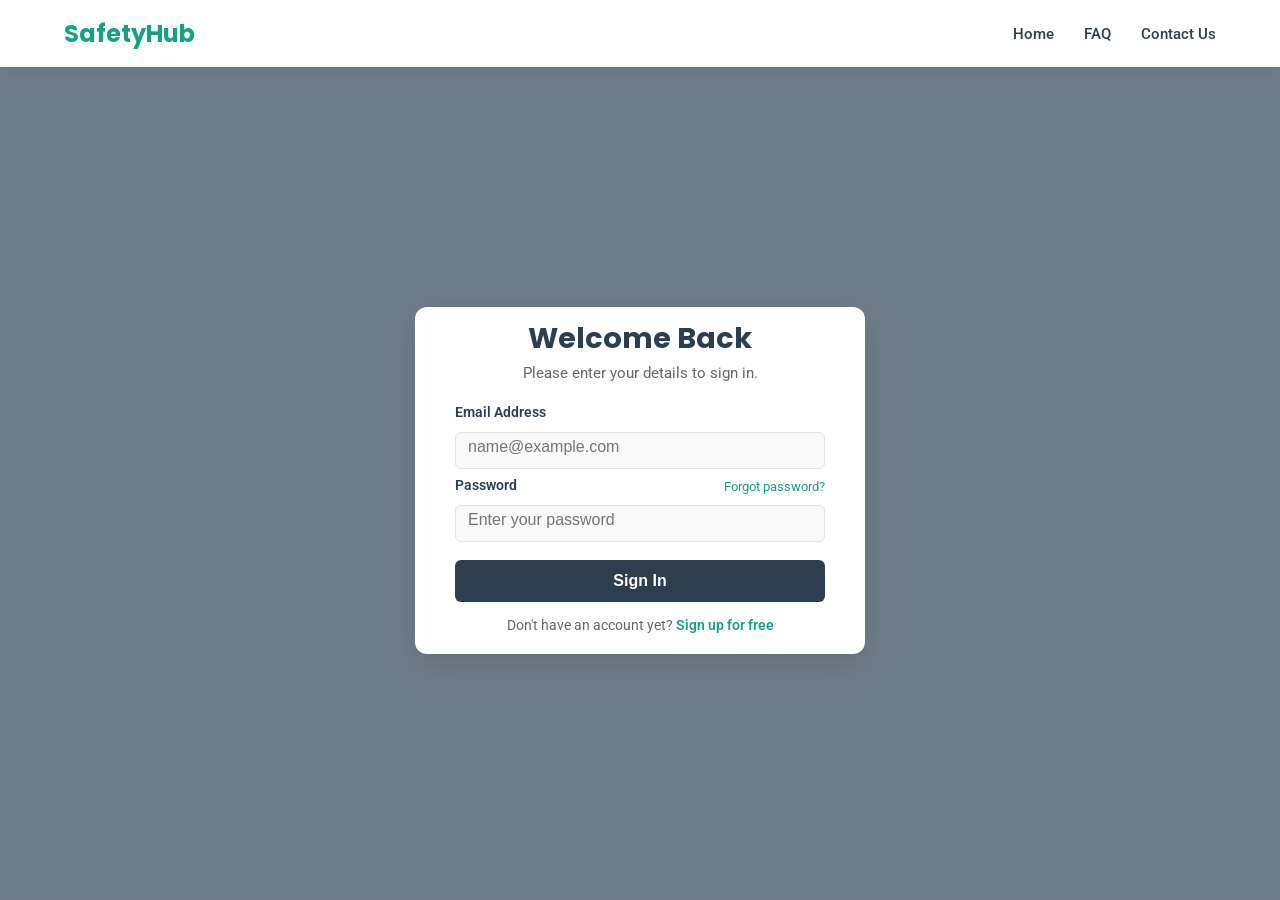
<file: security.html>
<!DOCTYPE html>
<html lang="en">

<head>
    <meta charset="UTF-8">
    <meta name="viewport" content="width=device-width, initial-scale=1.0">
    <title>Security & Login - SafetyHub</title>

    <link
        href="https://fonts.googleapis.com/css2?family=Poppins:wght@600;700&family=Roboto:wght@400;500;700&display=swap"
        rel="stylesheet">

    <link rel="stylesheet" href="style.css">
    <link rel="stylesheet" href="security.css">
</head>

<body>

    <nav class="navbar">
        <div class="logo">SafetyHub</div>
        <ul class="nav-links">
            <li><a href="index.html">Home</a></li>
            <li><a href="account.html">My Account</a></li>
            <li><a href="security.html" class="active">Security</a></li>
            <li><a href="login.html" id="auth-link">Login</a></li>
        </ul>
    </nav>

    <div class="security-container">
        <div class="security-card">

            <div class="page-header">
                <h2>Login & Security</h2>
                <p>Manage your password, connected devices, and account protection.</p>
            </div>

            <section class="security-section">
                <div class="section-title">
                    <span class="sec-icon">🔑</span>
                    <h3>Change Password</h3>
                </div>

                <form id="password-form" class="professional-form">
                    <div class="form-group">
                        <label>Current Password</label>
                        <input type="password" id="current-pass" placeholder="Enter current password">
                    </div>

                    <div class="form-group">
                        <label>New Password</label>
                        <input type="password" id="new-pass" placeholder="Enter new password">

                        <div class="strength-meter">
                            <div class="strength-bar" id="strength-bar"></div>
                        </div>
                        <p class="strength-text" id="strength-text">Password Strength: Weak</p>
                    </div>

                    <div class="form-group">
                        <label>Confirm New Password</label>
                        <input type="password" id="confirm-pass" placeholder="Repeat new password">
                    </div>

                    <div class="form-actions right-align">
                        <a href="#" class="forgot-link-sm">Forgot password?</a>
                        <button type="submit" class="btn-primary">Update Password</button>
                    </div>
                </form>
            </section>

            <hr class="divider">

            <section class="security-section">
                <div class="section-title">
                    <span class="sec-icon">🛡️</span>
                    <h3>Two-Factor Authentication (2FA)</h3>
                </div>
                <div class="two-factor-box">
                    <div class="tf-info">
                        <p>Add an extra layer of security. We’ll require a code in addition to your password when you
                            log in.</p>
                        <div class="status-badge off" id="2fa-status">Status: OFF</div>
                    </div>
                    <button id="toggle-2fa-btn" class="btn-outline">Enable 2FA</button>
                </div>
            </section>

            <hr class="divider">

            <section class="security-section">
                <div class="section-title">
                    <span class="sec-icon">📱</span>
                    <h3>Where You're Logged In</h3>
                </div>

                <div class="device-list">

                    <div class="device-item current">
                        <div class="device-icon">💻</div>
                        <div class="device-info">
                            <h4>Windows PC - Chrome <span class="badge-active">This Device</span></h4>
                            <p>Dhaka, Bangladesh • Active now</p>
                        </div>
                    </div>

                    <div class="device-item" id="device-1">
                        <div class="device-icon">📱</div>
                        <div class="device-info">
                            <h4>iPhone 14 - Safari</h4>
                            <p>Dhaka, Bangladesh • 2 hours ago</p>
                        </div>
                        <button class="btn-text-danger" onclick="revokeDevice('device-1')">Log Out</button>
                    </div>

                    <div class="device-item" id="device-2">
                        <div class="device-icon">📱</div>
                        <div class="device-info">
                            <h4>Android - SafetyHub App</h4>
                            <p>Chittagong, Bangladesh • Yesterday</p>
                        </div>
                        <button class="btn-text-danger" onclick="revokeDevice('device-2')">Log Out</button>
                    </div>

                </div>
            </section>

            <hr class="divider">

            <section class="security-section">
                <div class="section-title">
                    <span class="sec-icon">📜</span>
                    <h3>Recent Login Activity</h3>
                </div>
                <div class="activity-log-table">
                    <table>
                        <thead>
                            <tr>
                                <th>Event</th>
                                <th>Date & Time</th>
                                <th>Location</th>
                            </tr>
                        </thead>
                        <tbody>
                            <tr>
                                <td><span class="status-dot green"></span> Successful Login</td>
                                <td>Oct 24, 2025, 4:30 PM</td>
                                <td>192.168.1.1 (Dhaka)</td>
                            </tr>
                            <tr>
                                <td><span class="status-dot green"></span> Password Changed</td>
                                <td>Oct 20, 2025, 10:15 AM</td>
                                <td>192.168.1.1 (Dhaka)</td>
                            </tr>
                            <tr>
                                <td><span class="status-dot red"></span> Failed Attempt</td>
                                <td>Oct 18, 2025, 09:00 PM</td>
                                <td>203.112.4.5 (Unknown)</td>
                            </tr>
                        </tbody>
                    </table>
                </div>
            </section>

        </div>
    </div>

    <footer>
        <div class="footer-content">
            <div class="footer-logo">SafetyHub</div>
            <div class="footer-links">
                <a href="about.html">About Project</a>
                <a href="us.html">Contact Us</a>
                <a href="faq.html">FAQ</a>
            </div>
            <p>&copy; 2025 Women's Safety Hub. Student Project.</p>
        </div>
    </footer>

    <script src="script.js"></script>
    <script src="security.js"></script>

</body>

</html>
</file>
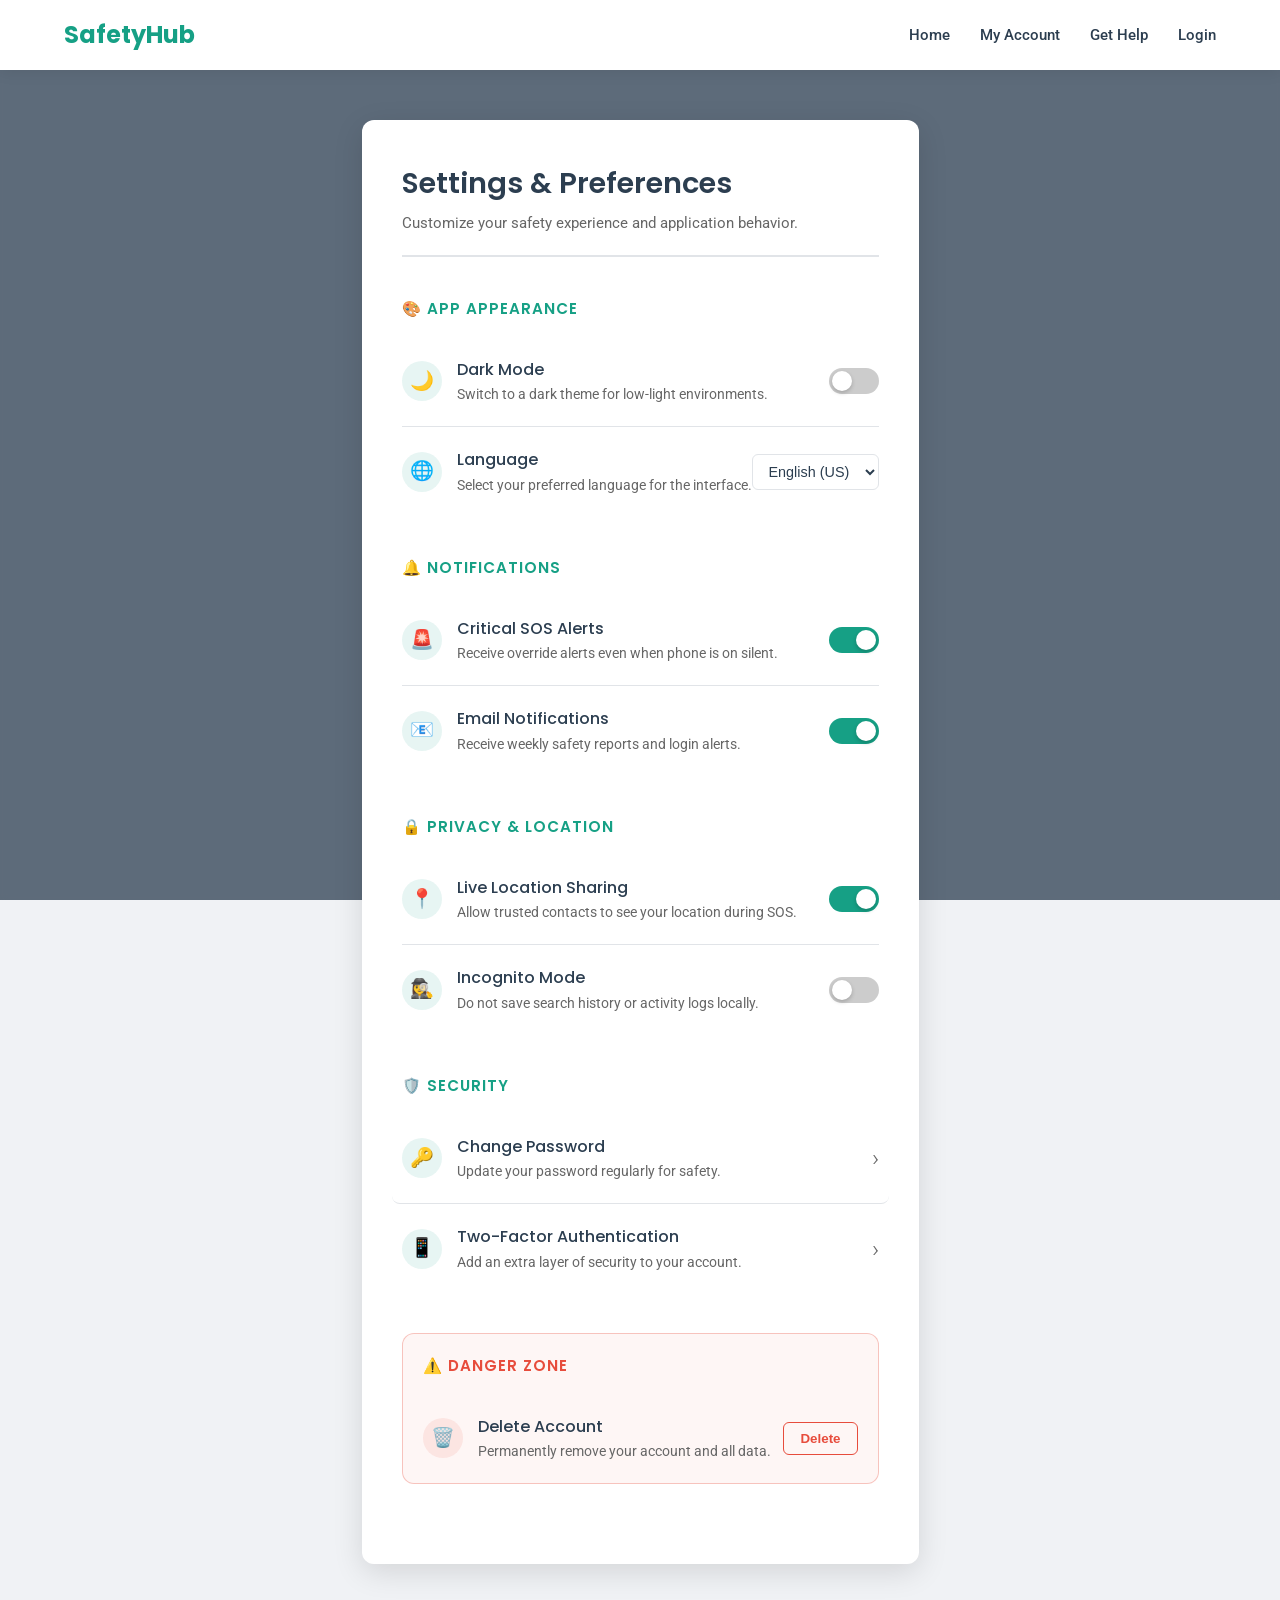
<file: settings.html>
<!DOCTYPE html>
<html lang="en">

<head>
    <meta charset="UTF-8">
    <meta name="viewport" content="width=device-width, initial-scale=1.0">
    <title>App Settings - SafetyHub</title>

    <link
        href="https://fonts.googleapis.com/css2?family=Poppins:wght@600;700&family=Roboto:wght@400;500;700&display=swap"
        rel="stylesheet">

    <link rel="stylesheet" href="style.css">
    <link rel="stylesheet" href="settings.css">
</head>

<body>

    <nav class="navbar">
        <div class="logo">SafetyHub</div>
        <ul class="nav-links">
            <li><a href="index.html">Home</a></li>
            <li><a href="account.html">My Account</a></li>
            <li><a href="help.html">Get Help</a></li>
            <li><a href="login.html" id="auth-link">Login</a></li>
        </ul>
    </nav>

    <div class="settings-container">
        <div class="settings-card">

            <div class="page-header">
                <h2>Settings & Preferences</h2>
                <p>Customize your safety experience and application behavior.</p>
            </div>

            <div class="settings-group">
                <h3>🎨 App Appearance</h3>

                <div class="setting-item">
                    <div class="setting-info">
                        <div class="icon-box">🌙</div>
                        <div class="text-content">
                            <h4>Dark Mode</h4>
                            <p>Switch to a dark theme for low-light environments.</p>
                        </div>
                    </div>
                    <label class="switch">
                        <input type="checkbox" id="toggle-darkmode">
                        <span class="slider"></span>
                    </label>
                </div>

                <div class="setting-item">
                    <div class="setting-info">
                        <div class="icon-box">🌐</div>
                        <div class="text-content">
                            <h4>Language</h4>
                            <p>Select your preferred language for the interface.</p>
                        </div>
                    </div>
                    <select class="setting-select" id="language-select">
                        <option value="en">English (US)</option>
                        <option value="hi">Hindi</option>
                        <option value="es">Spanish</option>
                        <option value="fr">French</option>
                    </select>
                </div>
            </div>

            <div class="settings-group">
                <h3>🔔 Notifications</h3>

                <div class="setting-item">
                    <div class="setting-info">
                        <div class="icon-box">🚨</div>
                        <div class="text-content">
                            <h4>Critical SOS Alerts</h4>
                            <p>Receive override alerts even when phone is on silent.</p>
                        </div>
                    </div>
                    <label class="switch">
                        <input type="checkbox" id="toggle-sos" checked>
                        <span class="slider"></span>
                    </label>
                </div>

                <div class="setting-item">
                    <div class="setting-info">
                        <div class="icon-box">📧</div>
                        <div class="text-content">
                            <h4>Email Notifications</h4>
                            <p>Receive weekly safety reports and login alerts.</p>
                        </div>
                    </div>
                    <label class="switch">
                        <input type="checkbox" id="toggle-email" checked>
                        <span class="slider"></span>
                    </label>
                </div>
            </div>

            <div class="settings-group">
                <h3>🔒 Privacy & Location</h3>

                <div class="setting-item">
                    <div class="setting-info">
                        <div class="icon-box">📍</div>
                        <div class="text-content">
                            <h4>Live Location Sharing</h4>
                            <p>Allow trusted contacts to see your location during SOS.</p>
                        </div>
                    </div>
                    <label class="switch">
                        <input type="checkbox" id="toggle-location" checked>
                        <span class="slider"></span>
                    </label>
                </div>

                <div class="setting-item">
                    <div class="setting-info">
                        <div class="icon-box">🕵️‍♀️</div>
                        <div class="text-content">
                            <h4>Incognito Mode</h4>
                            <p>Do not save search history or activity logs locally.</p>
                        </div>
                    </div>
                    <label class="switch">
                        <input type="checkbox" id="toggle-incognito">
                        <span class="slider"></span>
                    </label>
                </div>
            </div>

            <div class="settings-group">
                <h3>🛡️ Security</h3>

                <div class="setting-item clickable" onclick="alert('Redirecting to Password Change module...')">
                    <div class="setting-info">
                        <div class="icon-box">🔑</div>
                        <div class="text-content">
                            <h4>Change Password</h4>
                            <p>Update your password regularly for safety.</p>
                        </div>
                    </div>
                    <span class="arrow-icon">›</span>
                </div>

                <div class="setting-item clickable" onclick="alert('Two-Factor Authentication Setup...')">
                    <div class="setting-info">
                        <div class="icon-box">📱</div>
                        <div class="text-content">
                            <h4>Two-Factor Authentication</h4>
                            <p>Add an extra layer of security to your account.</p>
                        </div>
                    </div>
                    <span class="arrow-icon">›</span>
                </div>
            </div>

            <div class="settings-group danger-zone">
                <h3>⚠️ Danger Zone</h3>

                <div class="setting-item no-border">
                    <div class="setting-info">
                        <div class="icon-box danger-icon">🗑️</div>
                        <div class="text-content">
                            <h4>Delete Account</h4>
                            <p>Permanently remove your account and all data.</p>
                        </div>
                    </div>
                    <button class="btn-danger-outline" id="delete-account-btn">Delete</button>
                </div>
            </div>

        </div>
    </div>

    <script src="script.js"></script>
    <script src="settings.js"></script>
</body>

</html>
</file>
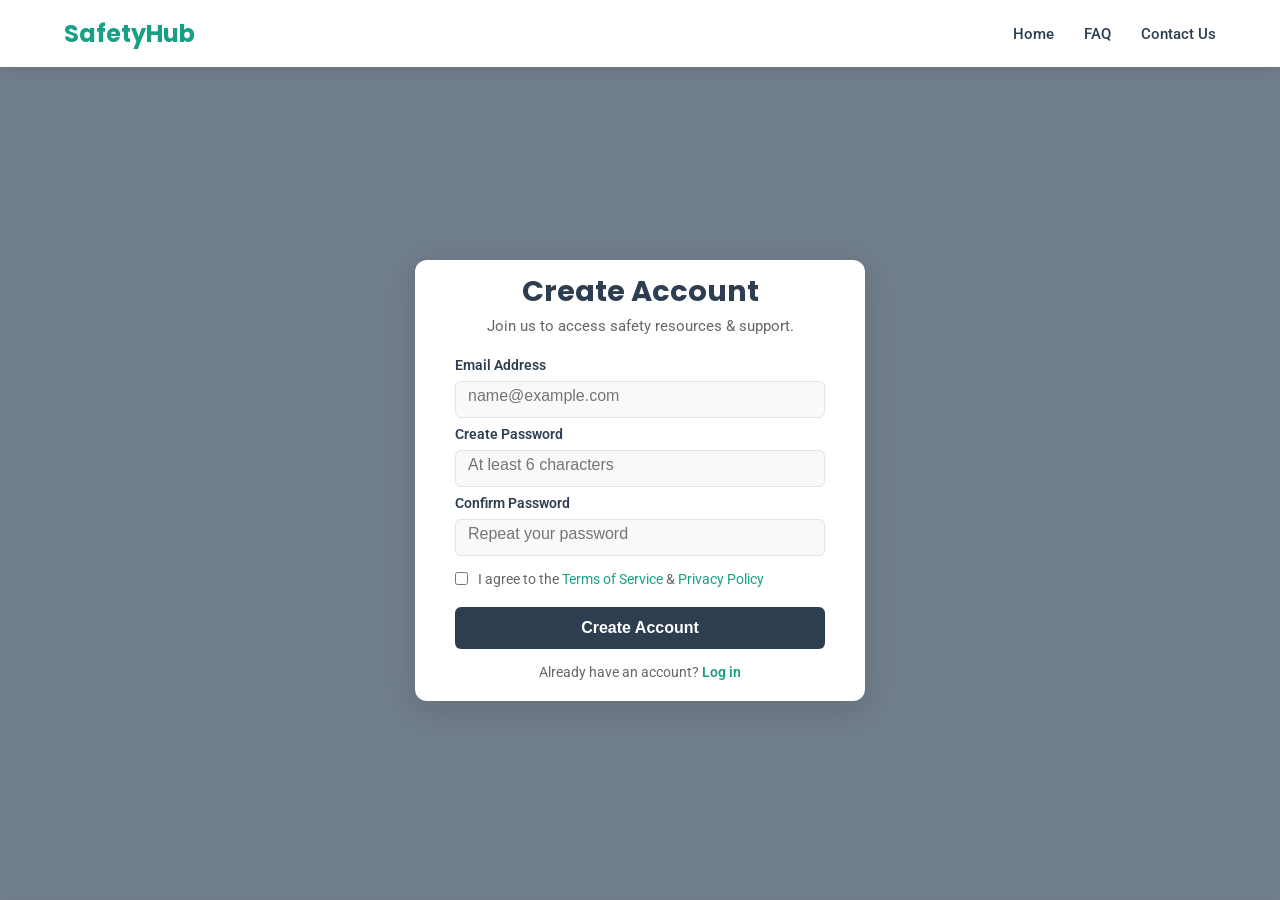
<file: signup.html>
<!DOCTYPE html>
<html lang="en">

<head>
    <meta charset="UTF-8">
    <meta name="viewport" content="width=device-width, initial-scale=1.0">
    <title>Create Account - SafetyHub</title>

    <link rel="stylesheet" href="signup.css">

    <link href="https://fonts.googleapis.com/css2?family=Poppins:wght@600;700&family=Roboto:wght@400;500&display=swap"
        rel="stylesheet">
</head>

<body>

    <nav class="navbar">
        <div class="logo">SafetyHub</div>
        <ul class="nav-links">
            <li><a href="index.html">Home</a></li>
            <li><a href="faq.html">FAQ</a></li>
            <li><a href="us.html">Contact Us</a></li>
        </ul>
    </nav>

    <div class="signup-container">
        <div class="signup-card">

            <div class="signup-header">
                <h2>Create Account</h2>
                <p>Join us to access safety resources & support.</p>
            </div>

            <form id="signup-form" class="professional-form">

                <div class="form-group">
                    <label for="signup-email">Email Address</label>
                    <input type="email" id="signup-email" placeholder="name@example.com" required>
                </div>

                <div class="form-group">
                    <label for="signup-pass">Create Password</label>
                    <div class="password-wrapper">
                        <input type="password" id="signup-pass" placeholder="At least 6 characters" required>

                        <svg class="toggle-password" width="20" height="20" viewBox="0 0 24 24" fill="none"
                            stroke="currentColor" stroke-width="2" stroke-linecap="round" stroke-linejoin="round">
                            <path d="M1 12s4-8 11-8 11 8 11 8-4 8-11 8-11-8-11-8z"></path>
                            <circle cx="12" cy="12" r="3"></circle>
                        </svg>
                    </div>
                </div>

                <div class="form-group">
                    <label for="signup-confirm-pass">Confirm Password</label>
                    <div class="password-wrapper">
                        <input type="password" id="signup-confirm-pass" placeholder="Repeat your password" required>

                        <svg class="toggle-password" width="20" height="20" viewBox="0 0 24 24" fill="none"
                            stroke="currentColor" stroke-width="2" stroke-linecap="round" stroke-linejoin="round">
                            <path d="M1 12s4-8 11-8 11 8 11 8-4 8-11 8-11-8-11-8z"></path>
                            <circle cx="12" cy="12" r="3"></circle>
                        </svg>
                    </div>
                </div>

                <div class="form-check">
                    <input type="checkbox" id="terms" required>
                    <label for="terms">I agree to the <a href="#">Terms of Service</a> & <a href="#">Privacy
                            Policy</a></label>
                </div>

                <div id="error-msg" class="error-message"></div>

                <button type="submit" class="btn-signup">Create Account</button>

                <p class="login-link">
                    Already have an account?
                    <a href="login.html">Log in</a>
                </p>
            </form>
        </div>
    </div>

    <script src="signup.js"></script>

</body>

</html>
</file>
<file: style.css>
/* =========================================
   1. GLOBAL VARIABLES & RESET
   ========================================= */
:root {
    /* Color Palette */
    --primary-color: #2c3e50;
    /* Dark Blue (Text/Headers) */
    --accent-color: #16a085;
    /* Teal (Buttons/Highlights) */
    --accent-dark: #0e6655;
    /* Darker Teal for hover */
    --danger-color: #e74c3c;
    /* Red (Emergency) */
    --light-bg: #f4f6f7;
    /* Page Background */
    --white: #ffffff;
    --text-muted: #666;
    --form-bg: rgba(140, 231, 224, 0.587);
}

* {
    margin: 0;
    padding: 0;
    box-sizing: border-box;
}

html {
    scroll-behavior: smooth;
}

body {
    /* Using Poppins for headings, Roboto for body text */
    font-family: 'Roboto', sans-serif;
    line-height: 1.6;
    background-color: var(--light-bg);
    color: var(--primary-color);
    min-height: 100vh;
    display: flex;
    flex-direction: column;
    padding-top: 70px;
    /* Space for Fixed Navbar */
}

h1,
h2,
h3,
h4 {
    font-family: 'Poppins', sans-serif;
    font-weight: 600;
}

main {
    flex: 1;
}

/* Utility Classes */
.section-container {
    max-width: 1200px;
    margin: 0 auto;
    padding: 60px 20px;
}

.section-header-center {
    text-align: center;
    margin-bottom: 50px;
}

.section-header-center h2 {
    font-size: 2.2rem;
    color: var(--primary-color);
    margin-bottom: 10px;
}

.section-header-center p {
    color: var(--text-muted);
    font-size: 1.1rem;
}

/* =========================================
   2. FIXED NAVIGATION BAR
   ========================================= */
.navbar {
    background-color: var(--white);
    display: flex;
    justify-content: space-between;
    align-items: center;
    padding: 1rem 5%;
    box-shadow: 0 2px 15px rgba(0, 0, 0, 0.08);
    position: fixed;
    top: 0;
    left: 0;
    width: 100%;
    z-index: 1000;
}

.logo {
    font-family: 'Poppins', sans-serif;
    font-size: 1.5rem;
    font-weight: 700;
    color: var(--accent-color);
}

.nav-links {
    list-style: none;
    display: flex;
    gap: 30px;
    align-items: center;
}

.nav-links a {
    text-decoration: none;
    color: var(--primary-color);
    font-weight: 500;
    font-size: 0.95rem;
    transition: color 0.3s;
    position: relative;
}

/* Hover underline effect */
.nav-links a::after {
    content: '';
    position: absolute;
    width: 0;
    height: 2px;
    bottom: -5px;
    left: 0;
    background-color: var(--accent-color);
    transition: width 0.3s;
}

.nav-links a:hover::after,
.nav-links a.active::after {
    width: 100%;
}

.nav-links a:hover,
.nav-links a.active {
    color: var(--accent-color);
}

/* Profile Avatar styling remains the same... */
#auth-link {
    display: flex;
    align-items: center;
    text-decoration: none;
}

.nav-avatar {
    width: 40px;
    height: 40px;
    background-color: var(--accent-color);
    color: var(--white);
    border-radius: 50%;
    display: flex;
    justify-content: center;
    align-items: center;
    font-weight: bold;
    font-size: 1.2rem;
    text-transform: uppercase;
    border: 2px solid white;
    box-shadow: 0 2px 5px rgba(0, 0, 0, 0.2);
    overflow: hidden;
}

.nav-avatar img {
    width: 100%;
    height: 100%;
    object-fit: cover;
}

.nav-avatar:hover {
    transform: scale(1.1);
    cursor: pointer;
}

/* Dropdown styling remains the same... */
.profile-dropdown {
    position: absolute;
    top: 70px;
    right: 5%;
    background-color: var(--white);
    width: 220px;
    box-shadow: 0 5px 15px rgba(0, 0, 0, 0.15);
    border-radius: 8px;
    display: none;
    flex-direction: column;
    z-index: 1000;
    border: 1px solid #eee;
    overflow: hidden;
}

.profile-dropdown.show-menu {
    display: flex;
    animation: fadeIn 0.2s ease-in-out;
}

.dropdown-item {
    padding: 15px 20px;
    text-decoration: none;
    color: var(--primary-color);
    border-bottom: 1px solid #f4f6f7;
    font-size: 0.9rem;
}

.dropdown-item:hover {
    background-color: #f8f9fa;
    color: var(--accent-color);
}

.logout-btn {
    color: var(--danger-color);
    font-weight: 600;
}

.logout-btn:hover {
    background-color: #fff5f5;
}

@keyframes fadeIn {
    from {
        opacity: 0;
        transform: translateY(-10px);
    }

    to {
        opacity: 1;
        transform: translateY(0);
    }
}


/* =========================================
   3. HERO SECTION & BUTTONS
   ========================================= */
.hero {
    /* Professional gradient background */
    background: linear-gradient(135deg, var(--accent-color) 0%, var(--primary-color) 100%);
    color: var(--white);
    text-align: center;
    padding: 120px 20px;
}

.hero h1 {
    font-size: 3rem;
    margin-bottom: 20px;
    letter-spacing: -1px;
}

.hero p {
    font-size: 1.2rem;
    max-width: 700px;
    margin: 0 auto 30px auto;
    opacity: 0.9;
}

.btn-primary {
    display: inline-block;
    background-color: var(--white);
    color: var(--accent-color);
    padding: 15px 35px;
    text-decoration: none;
    border-radius: 50px;
    font-weight: 600;
    border: 2px solid transparent;
    cursor: pointer;
    transition: all 0.3s ease-in-out;
    box-shadow: 0 4px 15px rgba(0, 0, 0, 0.1);
}

.btn-primary:hover {
    transform: translateY(-3px);
    background-color: var(--accent-color);
    color: var(--white);
    border-color: var(--white);
    box-shadow: 0 10px 20px rgba(0, 0, 0, 0.15);
}

/* =========================================
   4. SAFETY FEATURES & EMERGENCY
   ========================================= */
#quick-exit {
    position: fixed;
    bottom: 25px;
    right: 25px;
    background-color: #d32f2f;
    color: white;
    border: none;
    padding: 12px 24px;
    font-weight: 700;
    font-family: 'Poppins', sans-serif;
    border-radius: 50px;
    cursor: pointer;
    box-shadow: 0 4px 12px rgba(211, 47, 47, 0.4);
    z-index: 9999;
    transition: background 0.2s, transform 0.2s;
}

#quick-exit:hover {
    background-color: #b71c1c;
    transform: scale(1.05);
}

.emergency-panel {
    background-color: #fff5f5;
    border-bottom: 3px solid var(--danger-color);
    padding: 40px 20px;
    text-align: center;
}

.emergency-panel h2 {
    color: var(--danger-color);
    margin-bottom: 25px;
}

.emergency-buttons {
    display: flex;
    justify-content: center;
    gap: 20px;
    flex-wrap: wrap;
}

.btn-danger {
    background-color: var(--white);
    color: var(--danger-color);
    text-decoration: none;
    padding: 12px 25px;
    border-radius: 8px;
    font-weight: 600;
    display: flex;
    align-items: center;
    gap: 10px;
    border: 2px solid var(--danger-color);
    transition: all 0.2s;
}

.btn-danger:hover {
    background-color: var(--danger-color);
    color: white;
    transform: translateY(-2px);
    box-shadow: 0 5px 15px rgba(231, 76, 60, 0.3);
}

/* =========================================
   5. INFO CARDS
   ========================================= */
.info-grid {
    display: flex;
    justify-content: space-between;
    gap: 30px;
    flex-wrap: wrap;
}

.card {
    background: var(--white);
    padding: 40px 30px;
    flex: 1;
    min-width: 280px;
    border-radius: 12px;
    box-shadow: 0 10px 30px rgba(0, 0, 0, 0.05);
    text-align: left;
    border-bottom: 4px solid var(--accent-color);
    transition: transform 0.3s;
}

.card:hover {
    transform: translateY(-5px);
}

.card h3 {
    margin-bottom: 15px;
    color: var(--primary-color);
    font-size: 1.3rem;
}

.card p {
    color: var(--text-muted);
}


/* =========================================
   6. NEW: ACHIEVEMENTS SECTION (Professional)
   ========================================= */
.achievements-section {
    background-color: var(--primary-color);
    /* Dark background for contrast */
    color: var(--white);
    padding: 80px 20px;
    text-align: center;
}

.achievements-section .section-header-center h2 {
    color: var(--white);
}

.achievements-section .section-header-center p {
    color: rgba(255, 255, 255, 0.7);
}

.achievements-grid {
    max-width: 1200px;
    margin: 0 auto;
    display: flex;
    justify-content: space-around;
    flex-wrap: wrap;
    gap: 40px;
}

.achievement-item {
    flex: 1;
    min-width: 200px;
}

.achievement-icon {
    font-size: 3rem;
    margin-bottom: 15px;
}

/* The Animated Number */
.counter {
    font-family: 'Poppins', sans-serif;
    font-size: 3.5rem;
    font-weight: 700;
    color: var(--accent-color);
    line-height: 1;
    margin-bottom: 10px;
}

.achievement-item p {
    font-size: 1.1rem;
    font-weight: 500;
    opacity: 0.9;
}


/* =========================================
   7. NEW: FAQ SECTION (Accordion)
   ========================================= */
.faq-section {
    background-color: var(--white);
}

.faq-container {
    max-width: 800px;
    margin: 0 auto;
}

.faq-item {
    margin-bottom: 15px;
    border: 1px solid #eee;
    border-radius: 8px;
    overflow: hidden;
}

/* The clickable question header */
.faq-question {
    width: 100%;
    background-color: var(--white);
    border: none;
    padding: 20px 25px;
    text-align: left;
    font-family: 'Poppins', sans-serif;
    font-size: 1.05rem;
    font-weight: 600;
    color: var(--primary-color);
    cursor: pointer;
    display: flex;
    justify-content: space-between;
    align-items: center;
    transition: background-color 0.3s;
}

.faq-question:hover {
    background-color: #f8f9fa;
}

/* Active state for question header */
.faq-question.active {
    background-color: #f1f3f5;
    color: var(--accent-color);
}

/* The arrow icon rotation */
.faq-arrow {
    font-size: 0.8rem;
    transition: transform 0.3s ease;
}

.faq-question.active .faq-arrow {
    transform: rotate(180deg);
}

/* The hidden answer panel */
.faq-answer {
    max-height: 0;
    /* Hidden by default */
    overflow: hidden;
    transition: max-height 0.3s ease-out;
    background-color: var(--white);
}

.faq-answer p {
    padding: 0 25px 25px 25px;
    color: var(--text-muted);
    line-height: 1.7;
}


/* =========================================
   8. FOOTER
   ========================================= */
footer {
    background-color: var(--primary-color);
    color: var(--white);
    text-align: center;
    padding: 40px 20px;
    margin-top: auto;
}

.footer-logo {
    font-family: 'Poppins', sans-serif;
    font-size: 1.5rem;
    font-weight: 700;
    color: var(--accent-color);
    margin-bottom: 15px;
}

.disclaimer {
    font-size: 0.85rem;
    color: rgba(255, 255, 255, 0.5);
    margin-top: 15px;
    max-width: 600px;
    margin-left: auto;
    margin-right: auto;
}

/* Responsive adjustments for new sections */
@media (max-width: 768px) {
    .hero h1 {
        font-size: 2rem;
    }

    .achievements-grid {
        gap: 30px;
    }

    .counter {
        font-size: 2.5rem;
    }

    .faq-question {
        font-size: 1rem;
        padding: 15px 20px;
    }
}


/* Secondary Outline Button (Used for 'View All') */
.btn-secondary-outline {
    display: inline-block;
    padding: 12px 30px;
    border: 2px solid red;
    color: var(--primary-color);
    background-color: white;
    text-decoration: none;
    border-radius: 50px;
    font-weight: 600;
    transition: all 0.3s;
}

.btn-secondary-outline:hover {
    background-color: rgb(55, 222, 197);
    color: var(--white);
    transform: translateY(-2px);
}

/* Footer Links Styling */
.footer-links {
    margin: 15px 0;
}

.footer-links a {
    color: var(--white);
    text-decoration: none;
    margin: 0 10px;
    font-size: 0.95rem;
    font-weight: 500;
    opacity: 0.8;
    transition: all 0.3s;
    display: inline-block;
}

.footer-links a:hover {
    opacity: 1;
    text-decoration: underline;
    color: var(--accent-color);
    /* Optional: Turn Teal on hover */
}
</file>
<file: about.css>
/* =========================================
   1. VARIABLES & RESET
   ========================================= */
:root {
    --primary-color: #2c3e50;
    --accent-color: #16a085;
    --white: #ffffff;
    --text-muted: #555;
    --border-color: #e1e4e8;
    --shadow: 0 8px 30px rgba(0, 0, 0, 0.12);
    --bg-overlay: rgba(44, 62, 80, 0.75);
}

* {
    margin: 0;
    padding: 0;
    box-sizing: border-box;
}

body {
    font-family: 'Roboto', sans-serif;
    color: var(--primary-color);
    background-color: #f0f2f5;
    min-height: 100vh;
    padding-top: 80px;

    /* SAME BACKGROUND AS OTHERS */
    background: url('https://images.unsplash.com/photo-1497366216548-37526070297c?auto=format&fit=crop&q=80&w=1920') no-repeat center center fixed;
    background-size: cover;
}

body::before {
    content: '';
    position: fixed;
    top: 0;
    left: 0;
    width: 100%;
    height: 100%;
    background: var(--bg-overlay);
    backdrop-filter: blur(3px);
    z-index: -1;
}

/* =========================================
   2. NAVBAR
   ========================================= */
.navbar {
    background-color: var(--white);
    display: flex;
    justify-content: space-between;
    align-items: center;
    padding: 1rem 5%;
    box-shadow: 0 2px 15px rgba(0, 0, 0, 0.08);
    position: fixed;
    top: 0;
    left: 0;
    width: 100%;
    z-index: 1000;
}

.logo {
    font-family: 'Poppins', sans-serif;
    font-size: 1.5rem;
    font-weight: 700;
    color: var(--accent-color);
}

.nav-links {
    list-style: none;
    display: flex;
    gap: 30px;
    align-items: center;
}

.nav-links a {
    text-decoration: none;
    color: var(--primary-color);
    font-weight: 500;
    font-size: 0.95rem;
    transition: color 0.3s;
}

.nav-links a:hover,
.nav-links a.active {
    color: var(--accent-color);
}

/* =========================================
   3. ABOUT CONTAINER
   ========================================= */
.about-container {
    max-width: 900px;
    margin: 40px auto;
    padding: 0 20px;
}

.about-card {
    background: var(--white);
    width: 100%;
    padding: 50px;
    border-radius: 12px;
    box-shadow: var(--shadow);
}

/* Headers */
.page-header {
    text-align: center;
    margin-bottom: 50px;
}

.page-header h2 {
    font-family: 'Poppins', sans-serif;
    font-size: 2rem;
    color: var(--primary-color);
    margin-bottom: 10px;
}

.page-header p {
    color: var(--text-muted);
    font-size: 1.1rem;
}

h3 {
    font-family: 'Poppins', sans-serif;
    font-size: 1.4rem;
    color: var(--accent-color);
    margin-bottom: 15px;
    position: relative;
    display: inline-block;
}

/* =========================================
   4. INFO SECTIONS (Split Layout)
   ========================================= */
.info-section {
    margin-bottom: 40px;
}

.content-wrapper {
    display: flex;
    align-items: center;
    gap: 40px;
}

/* Reverse layout for the second section */
.reverse .content-wrapper {
    flex-direction: row-reverse;
}

.text-content {
    flex: 2;
}

.text-content p {
    font-size: 1rem;
    line-height: 1.7;
    color: var(--text-muted);
    margin-bottom: 15px;
}

.visual-content {
    flex: 1;
    display: flex;
    justify-content: center;
}

.icon-circle {
    width: 100px;
    height: 100px;
    background-color: #f0fdfa;
    /* Very light teal */
    border-radius: 50%;
    display: flex;
    justify-content: center;
    align-items: center;
    font-size: 3rem;
    box-shadow: 0 4px 15px rgba(0, 0, 0, 0.05);
    border: 1px solid #e0f2f1;
}

/* Feature List */
.feature-list {
    list-style: none;
    margin-top: 15px;
}

.feature-list li {
    margin-bottom: 10px;
    padding-left: 20px;
    position: relative;
    color: var(--text-muted);
}

.feature-list li::before {
    content: '✓';
    color: var(--accent-color);
    font-weight: bold;
    position: absolute;
    left: 0;
}

.divider {
    border: 0;
    height: 1px;
    background: #eee;
    margin: 40px 0;
}

/* =========================================
   5. PILLARS GRID
   ========================================= */
.pillars-section {
    text-align: center;
    margin-bottom: 40px;
}

.pillars-grid {
    display: grid;
    grid-template-columns: repeat(auto-fit, minmax(200px, 1fr));
    gap: 20px;
    margin-top: 30px;
}

.pillar-card {
    padding: 25px;
    background-color: #f8f9fa;
    border-radius: 10px;
    border: 1px solid transparent;
    transition: transform 0.3s, border-color 0.3s;
}

.pillar-card:hover {
    transform: translateY(-5px);
    border-color: var(--accent-color);
    background-color: #f0fdfa;
}

.p-icon {
    font-size: 2.5rem;
    display: block;
    margin-bottom: 15px;
}

.pillar-card h4 {
    font-family: 'Poppins', sans-serif;
    margin-bottom: 10px;
    color: var(--primary-color);
}

.pillar-card p {
    font-size: 0.9rem;
    color: var(--text-muted);
}

/* =========================================
   6. TECH STACK
   ========================================= */
.tech-section {
    text-align: center;
}

.tech-section p {
    margin-bottom: 20px;
    color: var(--text-muted);
}

.tech-badges {
    display: flex;
    justify-content: center;
    flex-wrap: wrap;
    gap: 10px;
}

.badge {
    background-color: var(--primary-color);
    color: white;
    padding: 8px 16px;
    border-radius: 50px;
    font-size: 0.85rem;
    font-weight: 500;
    box-shadow: 0 2px 5px rgba(0, 0, 0, 0.2);
}

/* =========================================
   7. ANIMATIONS
   ========================================= */
.fade-in {
    opacity: 0;
    transform: translateY(20px);
    transition: opacity 0.6s ease-out, transform 0.6s ease-out;
}

.fade-in.visible {
    opacity: 1;
    transform: translateY(0);
}

/* Responsive */
@media (max-width: 768px) {

    .content-wrapper,
    .reverse .content-wrapper {
        flex-direction: column;
        text-align: center;
    }

    .about-card {
        padding: 30px;
    }

    .feature-list li {
        text-align: left;
    }
}
</file>
<file: account.css>
/* =========================================
   1. VARIABLES & RESET
   ========================================= */
:root {
    --primary-color: #2c3e50;
    --accent-color: #16a085;
    --accent-hover: #1abc9c;
    --white: #ffffff;
    --text-muted: #666;
    --border-color: #e1e4e8;
    --shadow: 0 8px 30px rgba(0, 0, 0, 0.12);
}

* {
    margin: 0;
    padding: 0;
    box-sizing: border-box;
}

body {
    font-family: 'Roboto', sans-serif;
    color: var(--primary-color);
    background-color: #f0f2f5;
    min-height: 100vh;
    padding-top: 80px;
    /* Space for fixed navbar */

    /* PROFESSIONAL BACKGROUND */
    background: url('https://images.unsplash.com/photo-1497366216548-37526070297c?auto=format&fit=crop&q=80&w=1920') no-repeat center center fixed;
    background-size: cover;
}

body::before {
    content: '';
    position: fixed;
    top: 0;
    left: 0;
    width: 100%;
    height: 100%;
    background: rgba(44, 62, 80, 0.75);
    backdrop-filter: blur(3px);
    z-index: -1;
}

/* =========================================
   2. LOCKED NAVBAR
   ========================================= */
.navbar {
    background-color: var(--white);
    display: flex;
    justify-content: space-between;
    align-items: center;
    padding: 1rem 5%;
    box-shadow: 0 2px 15px rgba(0, 0, 0, 0.08);
    position: fixed;
    top: 0;
    left: 0;
    width: 100%;
    z-index: 1000;
}

.logo {
    font-family: 'Poppins', sans-serif;
    font-size: 1.5rem;
    font-weight: 700;
    color: var(--accent-color);
}

.nav-links {
    list-style: none;
    display: flex;
    gap: 30px;
    align-items: center;
}

.nav-links a {
    text-decoration: none;
    color: var(--primary-color);
    font-weight: 500;
    font-size: 0.95rem;
    transition: color 0.3s;
    position: relative;
}

.nav-links a:hover {
    color: var(--accent-color);
}

/* =========================================
   3. DASHBOARD LAYOUT
   ========================================= */
.account-container {
    max-width: 1200px;
    margin: 10px auto;
    padding: 0 10px;
    padding-left: 320px;
    /* Space for sidebar */
    position: relative;
}

/* =========================================
   4. FIXED SIDEBAR (UPDATED: LOCKED & NO SCROLL)
   ========================================= */
.account-sidebar {
    width: 280px;
    background: var(--white);
    padding: 5px 10px;
    border-radius: 12px;
    box-shadow: var(--shadow);
    text-align: center;

    /* POSITION LOCKING */
    position: fixed;
    top: 100px;
    left: max(20px, calc((100% - 1200px) / 2));

    /* FORCE SINGLE SCREEN FIT */
    height: calc(100vh - 140px + 25px);
    /* Takes exact remaining height */
    overflow: hidden;
    /* DISABLES SCROLLING COMPLETELY */

    display: flex;
    flex-direction: column;
    z-index: 900;
}

/* Sidebar Elements */
.sidebar-user-preview {
    margin-bottom: 10px;
    border-bottom: 1px solid var(--border-color);
    padding-bottom: 10px;
    flex-shrink: 0;
    margin-top: 10px;
    /* Prevents avatar from getting squished */
}

.large-avatar {
    width: 100px;
    height: 100px;
    background-color: var(--accent-color);
    color: var(--white);
    border-radius: 50%;
    display: flex;
    justify-content: center;
    align-items: center;
    font-size: 2.5rem;
    font-weight: bold;
    margin: 0 auto 10px auto;
    border: 4px solid #f0f2f5;
    overflow: hidden;
}

.large-avatar img {
    width: 100%;
    height: 100%;
    object-fit: cover;
}

.sidebar-user-preview h3 {
    font-family: 'Poppins', sans-serif;
    font-size: 1.2rem;
    color: var(--primary-color);
    margin-bottom: 10px;
}

.photo-actions {
    display: flex;
    justify-content: center;
    gap: 10px;
}

.action-btn {
    display: inline-flex;
    align-items: center;
    justify-content: center;
    padding: 8px 12px;
    font-size: 0.8rem;
    font-weight: 600;
    border-radius: 6px;
    cursor: pointer;
    border: 1px solid transparent;
    transition: all 0.2s;
}

.change-btn {
    background-color: #e8f8f5;
    color: var(--accent-color);
}

.change-btn:hover {
    background-color: var(--accent-color);
    color: white;
}

.delete-btn {
    background-color: #fdedec;
    color: #e74c3c;
}

.delete-btn:hover {
    background-color: #e74c3c;
    color: white;
}

.sidebar-nav {
    display: flex;
    flex-direction: column;
    gap: 5px;
}

.sidebar-link {
    padding: 12px 15px;
    border-radius: 8px;
    font-size: 0.95rem;
    text-decoration: none;
    color: var(--text-muted);
    display: flex;
    align-items: center;
    gap: 12px;
    transition: 0.2s;
    text-align: left;
    font-weight: 500;
}

.sidebar-link:hover {
    background-color: #f8f9fa;
    color: var(--primary-color);
}

.sidebar-link.active {
    background-color: #e8f8f5;
    color: var(--accent-color);
    font-weight: 600;
    border-left: 4px solid var(--accent-color);
}

/* =========================================
   5. CONTENT SECTIONS
   ========================================= */
.account-content {
    flex: 1;
    min-width: 0;
}

.content-section {
    background: var(--white);
    padding: 40px;
    border-radius: 12px;
    box-shadow: var(--shadow);
    margin-bottom: 30px;
}

.section-header {
    margin-bottom: 30px;
    border-bottom: 1px solid var(--border-color);
    padding-bottom: 15px;
}

.section-header h2 {
    font-family: 'Poppins', sans-serif;
    color: var(--primary-color);
    font-size: 1.5rem;
    margin-bottom: 5px;
}

.section-header p {
    color: var(--text-muted);
    font-size: 0.95rem;
}

/* =========================================
   6. PROFESSIONAL FORM
   ========================================= */
.professional-form .form-row {
    display: flex;
    gap: 20px;
    margin-bottom: 20px;
}

.professional-form .form-group {
    flex: 1;
    display: flex;
    flex-direction: column;
}

.professional-form label {
    font-size: 0.85rem;
    font-weight: 600;
    margin-bottom: 6px;
    color: var(--primary-color);
    display: block;
}

.professional-form input,
.professional-form select {
    width: 100%;
    padding: 10px 15px;
    border: 1px solid var(--border-color);
    border-radius: 6px;
    font-size: 1rem;
    color: var(--primary-color);
    background-color: #f9f9f9;
    transition: all 0.2s;
    height: 45px;
}

.professional-form input:focus,
.professional-form select:focus {
    background-color: var(--white);
    border-color: var(--accent-color);
    outline: none;
    box-shadow: 0 0 0 3px rgba(22, 160, 133, 0.1);
}

.input-disabled {
    background-color: #e9ecef !important;
    color: #999 !important;
    cursor: not-allowed;
}

.contact-label {
    margin-top: 25px;
    margin-bottom: 15px;
    color: var(--accent-color);
    font-size: 0.9rem;
    font-weight: 700;
    text-transform: uppercase;
    letter-spacing: 0.5px;
}

.form-actions {
    margin-top: 30px;
    text-align: right;
}

.btn-primary {
    background-color: var(--primary-color);
    color: var(--white);
    padding: 12px 30px;
    border-radius: 6px;
    font-weight: 600;
    border: none;
    cursor: pointer;
    transition: background 0.3s;
    font-size: 1rem;
}

.btn-primary:hover {
    background-color: #1a252f;
}

.btn-secondary {
    background: var(--white);
    border: 1px dashed #aaa;
    color: var(--text-muted);
    padding: 12px 20px;
    border-radius: 6px;
    cursor: pointer;
    width: 100%;
    font-size: 0.95rem;
    font-weight: 500;
    transition: 0.2s;
}

.btn-secondary:hover {
    border-color: var(--accent-color);
    color: var(--accent-color);
    background: #f8f9fa;
}

/* =========================================
   7. RESPONSIVE DESIGN
   ========================================= */
@media (max-width: 900px) {
    .account-container {
        padding-left: 20px;
        flex-direction: column;
    }

    /* Unlock Sidebar on Mobile */
    .account-sidebar {
        position: relative;
        top: 0;
        left: 0;
        width: 100%;
        height: auto;
        max-height: none;
        overflow: visible;
        margin-bottom: 20px;
    }

    .professional-form .form-row {
        flex-direction: column;
        gap: 15px;
    }
}
</file>
<file: emcon.css>
/* =========================================
   1. VARIABLES & RESET
   ========================================= */
:root {
    --primary-color: #2c3e50;
    --accent-color: #16a085;
    --accent-light: #e8f8f5;
    --white: #ffffff;
    --text-muted: #666;
    --border-color: #e1e4e8;
    --shadow: 0 8px 30px rgba(0, 0, 0, 0.12);
    --danger-color: #e74c3c;
}

* {
    margin: 0;
    padding: 0;
    box-sizing: border-box;
}

body {
    font-family: 'Roboto', sans-serif;
    color: var(--primary-color);
    background-color: #f0f2f5;
    min-height: 100vh;
    padding-top: 80px;

    /* SAME PROFESSIONAL BACKGROUND */
    background: url('https://images.unsplash.com/photo-1497366216548-37526070297c?auto=format&fit=crop&q=80&w=1920') no-repeat center center fixed;
    background-size: cover;
}

body::before {
    content: '';
    position: fixed;
    top: 0;
    left: 0;
    width: 100%;
    height: 100%;
    background: rgba(44, 62, 80, 0.75);
    backdrop-filter: blur(3px);
    z-index: -1;
}

/* =========================================
   2. NAVBAR
   ========================================= */
.navbar {
    background-color: var(--white);
    display: flex;
    justify-content: space-between;
    align-items: center;
    padding: 1rem 5%;
    box-shadow: 0 2px 15px rgba(0, 0, 0, 0.08);
    position: fixed;
    top: 0;
    left: 0;
    width: 100%;
    z-index: 1000;
}

.logo {
    font-family: 'Poppins', sans-serif;
    font-size: 1.5rem;
    font-weight: 700;
    color: var(--accent-color);
}

.nav-links {
    list-style: none;
    display: flex;
    gap: 30px;
    align-items: center;
}

.nav-links a {
    text-decoration: none;
    color: var(--primary-color);
    font-weight: 500;
    transition: color 0.3s;
}

.nav-links a:hover,
.nav-links a.active {
    color: var(--accent-color);
}

/* =========================================
   3. PAGE LAYOUT
   ========================================= */
.emcon-container {
    max-width: 1000px;
    /* Wide layout for cards */
    margin: 40px auto;
    padding: 0 20px;
}

.page-header {
    background: var(--white);
    padding: 30px;
    border-radius: 12px;
    box-shadow: var(--shadow);
    display: flex;
    justify-content: space-between;
    align-items: center;
    margin-bottom: 30px;
}

.header-text h2 {
    font-family: 'Poppins', sans-serif;
    font-size: 1.8rem;
    color: var(--primary-color);
}

.header-text p {
    color: var(--text-muted);
    margin-top: 5px;
}

.btn-primary-action {
    background-color: var(--accent-color);
    color: white;
    padding: 12px 25px;
    border: none;
    border-radius: 50px;
    font-weight: 600;
    font-size: 0.95rem;
    cursor: pointer;
    transition: all 0.3s;
    display: flex;
    align-items: center;
    gap: 8px;
}

.btn-primary-action:hover {
    background-color: #148f77;
    transform: translateY(-2px);
    box-shadow: 0 5px 15px rgba(22, 160, 133, 0.3);
}

/* =========================================
   4. CONTACTS GRID & CARDS
   ========================================= */
.contacts-grid {
    display: grid;
    grid-template-columns: repeat(auto-fill, minmax(300px, 1fr));
    gap: 25px;
}

.contact-card {
    background: var(--white);
    padding: 25px;
    border-radius: 12px;
    box-shadow: var(--shadow);
    border: 1px solid transparent;
    transition: transform 0.2s;
    position: relative;
    overflow: hidden;
}

.contact-card:hover {
    transform: translateY(-5px);
}

/* Primary Contact Styling */
.contact-card.primary {
    border: 2px solid var(--accent-color);
    background-color: #fafffe;
}

.card-header {
    display: flex;
    justify-content: space-between;
    align-items: start;
    margin-bottom: 15px;
}

.avatar-initial {
    width: 50px;
    height: 50px;
    background-color: var(--primary-color);
    color: white;
    border-radius: 50%;
    display: flex;
    justify-content: center;
    align-items: center;
    font-size: 1.2rem;
    font-weight: bold;
}

.contact-card.primary .avatar-initial {
    background-color: var(--accent-color);
}

.badge-primary {
    background-color: var(--accent-color);
    color: white;
    font-size: 0.7rem;
    padding: 4px 8px;
    border-radius: 4px;
    text-transform: uppercase;
    font-weight: 700;
}

.card-info h3 {
    font-family: 'Poppins', sans-serif;
    font-size: 1.1rem;
    margin-bottom: 5px;
}

.card-info p {
    color: var(--text-muted);
    font-size: 0.9rem;
}

.card-info .relation {
    font-weight: 500;
    color: var(--accent-color);
    font-size: 0.85rem;
    text-transform: uppercase;
}

/* Card Actions */
.card-actions {
    display: flex;
    gap: 10px;
    margin-top: 20px;
    border-top: 1px solid #eee;
    padding-top: 15px;
}

.action-icon-btn {
    flex: 1;
    padding: 8px;
    border: 1px solid var(--border-color);
    border-radius: 6px;
    background: white;
    cursor: pointer;
    font-size: 0.9rem;
    color: var(--text-muted);
    transition: 0.2s;
    display: flex;
    justify-content: center;
    align-items: center;
    gap: 5px;
}

.action-icon-btn:hover {
    background-color: #f5f5f5;
    color: var(--primary-color);
}

.btn-call:hover {
    border-color: var(--accent-color);
    color: var(--accent-color);
    background: var(--accent-light);
}

.btn-msg:hover {
    border-color: #3498db;
    color: #3498db;
    background: #ebf5fb;
}

.btn-delete:hover {
    border-color: var(--danger-color);
    color: var(--danger-color);
    background: #fdedec;
}

/* =========================================
   5. MODAL STYLING
   ========================================= */
.modal-overlay {
    position: fixed;
    top: 0;
    left: 0;
    width: 100%;
    height: 100%;
    background: rgba(0, 0, 0, 0.6);
    backdrop-filter: blur(2px);
    display: none;
    /* Hidden by default */
    justify-content: center;
    align-items: center;
    z-index: 2000;
}

.modal-card {
    background: var(--white);
    width: 100%;
    max-width: 500px;
    padding: 30px;
    border-radius: 12px;
    box-shadow: 0 20px 50px rgba(0, 0, 0, 0.3);
    animation: slideUp 0.3s ease;
}

@keyframes slideUp {
    from {
        transform: translateY(20px);
        opacity: 0;
    }

    to {
        transform: translateY(0);
        opacity: 1;
    }
}

.modal-header {
    display: flex;
    justify-content: space-between;
    align-items: center;
    margin-bottom: 25px;
    border-bottom: 1px solid var(--border-color);
    padding-bottom: 15px;
}

.modal-header h3 {
    font-family: 'Poppins', sans-serif;
    color: var(--primary-color);
}

.close-btn {
    background: none;
    border: none;
    font-size: 1.5rem;
    cursor: pointer;
    color: #999;
}

/* Modal Form */
.professional-form .form-group {
    margin-bottom: 15px;
}

.professional-form label {
    display: block;
    font-weight: 600;
    font-size: 0.85rem;
    margin-bottom: 5px;
}

.professional-form input,
.professional-form select {
    width: 100%;
    padding: 10px;
    border: 1px solid var(--border-color);
    border-radius: 6px;
    background-color: #f9f9f9;
    font-size: 1rem;
}

.professional-form .form-row {
    display: flex;
    gap: 15px;
}

.form-check-modal {
    display: flex;
    align-items: center;
    gap: 10px;
    margin: 20px 0;
    font-size: 0.9rem;
}

.form-check-modal input {
    width: auto;
}

.modal-actions {
    display: flex;
    justify-content: flex-end;
    gap: 10px;
    margin-top: 20px;
}

.btn-secondary {
    padding: 10px 20px;
    background: transparent;
    border: 1px solid var(--border-color);
    border-radius: 6px;
    cursor: pointer;
    font-weight: 600;
    color: var(--text-muted);
}

.btn-primary {
    padding: 10px 20px;
    background: var(--accent-color);
    border: none;
    border-radius: 6px;
    cursor: pointer;
    font-weight: 600;
    color: white;
}

/* =========================================
   6. RESPONSIVE
   ========================================= */
@media (max-width: 600px) {
    .page-header {
        flex-direction: column;
        text-align: center;
        gap: 15px;
    }

    .professional-form .form-row {
        flex-direction: column;
        gap: 15px;
    }
}
</file>
<file: faq.css>
/* =========================================
   1. VARIABLES & RESET
   ========================================= */
:root {
    --primary-color: #2c3e50;
    --accent-color: #16a085;
    --accent-hover: #1abc9c;
    --white: #ffffff;
    --text-muted: #666;
    --border-color: #e1e4e8;
    --shadow: 0 8px 30px rgba(0, 0, 0, 0.12);
}

* {
    margin: 0;
    padding: 0;
    box-sizing: border-box;
}

body {
    font-family: 'Roboto', sans-serif;
    color: var(--primary-color);
    background-color: #f0f2f5;
    min-height: 100vh;
    padding-top: 80px;
    /* Space for navbar */

    /* SAME PROFESSIONAL BACKGROUND */
    background: url('https://images.unsplash.com/photo-1497366216548-37526070297c?auto=format&fit=crop&q=80&w=1920') no-repeat center center fixed;
    background-size: cover;
}

body::before {
    content: '';
    position: fixed;
    top: 0;
    left: 0;
    width: 100%;
    height: 100%;
    background: rgba(44, 62, 80, 0.75);
    backdrop-filter: blur(3px);
    z-index: -1;
}

/* =========================================
   2. NAVBAR
   ========================================= */
.navbar {
    background-color: var(--white);
    display: flex;
    justify-content: space-between;
    align-items: center;
    padding: 1rem 5%;
    box-shadow: 0 2px 15px rgba(0, 0, 0, 0.08);
    position: fixed;
    top: 0;
    left: 0;
    width: 100%;
    z-index: 1000;
}

.logo {
    font-family: 'Poppins', sans-serif;
    font-size: 1.5rem;
    font-weight: 700;
    color: var(--accent-color);
}

.nav-links {
    list-style: none;
    display: flex;
    gap: 30px;
    align-items: center;
}

.nav-links a {
    text-decoration: none;
    color: var(--primary-color);
    font-weight: 500;
    font-size: 0.95rem;
    transition: color 0.3s;
}

.nav-links a:hover {
    color: var(--accent-color);
}

/* =========================================
   3. FAQ CONTAINER
   ========================================= */
.faq-page-container {
    max-width: 800px;
    margin: 40px auto;
    padding: 0 20px;
}

.faq-card {
    background: var(--white);
    width: 100%;
    padding: 40px;
    border-radius: 12px;
    box-shadow: var(--shadow);
}

.faq-header {
    text-align: center;
    margin-bottom: 30px;
}

.faq-header h2 {
    font-family: 'Poppins', sans-serif;
    font-size: 1.8rem;
    color: var(--primary-color);
    margin-bottom: 5px;
}

.faq-header p {
    color: var(--text-muted);
    font-size: 0.95rem;
}

/* =========================================
   4. SEARCH BAR
   ========================================= */
.search-box-wrapper {
    position: relative;
    margin-bottom: 40px;
}

#faq-search {
    width: 100%;
    padding: 15px 15px 15px 45px;
    border: 1px solid var(--border-color);
    border-radius: 50px;
    font-size: 1rem;
    background-color: #f9f9f9;
    transition: all 0.2s;
}

#faq-search:focus {
    background-color: var(--white);
    border-color: var(--accent-color);
    outline: none;
    box-shadow: 0 0 0 4px rgba(22, 160, 133, 0.1);
}

.search-icon {
    position: absolute;
    left: 15px;
    top: 50%;
    transform: translateY(-50%);
    color: #999;
    font-size: 1.2rem;
}

/* =========================================
   5. FAQ ACCORDION LIST
   ========================================= */
.faq-category-title {
    font-family: 'Poppins', sans-serif;
    font-size: 0.9rem;
    color: var(--accent-color);
    text-transform: uppercase;
    letter-spacing: 1px;
    margin-top: 30px;
    margin-bottom: 15px;
    border-bottom: 1px solid #eee;
    padding-bottom: 5px;
}

.faq-item {
    border: 1px solid var(--border-color);
    border-radius: 8px;
    margin-bottom: 10px;
    overflow: hidden;
    transition: border-color 0.2s;
}

.faq-item:hover {
    border-color: #cbd5e0;
}

.faq-question {
    width: 100%;
    background: var(--white);
    border: none;
    padding: 20px;
    text-align: left;
    display: flex;
    justify-content: space-between;
    align-items: center;
    cursor: pointer;
    font-size: 1rem;
    font-weight: 500;
    color: var(--primary-color);
    transition: background-color 0.2s;
    font-family: 'Roboto', sans-serif;
}

.faq-question:hover {
    background-color: #f8f9fa;
}

/* Active State */
.faq-item.active .faq-question {
    background-color: #e8f8f5;
    color: var(--accent-color);
    font-weight: 600;
}

.toggle-icon {
    font-size: 1.2rem;
    font-weight: 300;
    transition: transform 0.3s;
}

.faq-item.active .toggle-icon {
    transform: rotate(45deg);
}

/* Hidden Answer */
.faq-answer {
    max-height: 0;
    overflow: hidden;
    transition: max-height 0.3s ease-out;
    background-color: var(--white);
}

.faq-answer p {
    padding: 0 20px 20px 20px;
    color: var(--text-muted);
    font-size: 0.95rem;
    line-height: 1.6;
}

.faq-answer p:first-child {
    padding-top: 15px;
}

/* =========================================
   6. FOOTER CTA
   ========================================= */
.faq-footer-cta {
    text-align: center;
    margin-top: 50px;
    padding-top: 30px;
    border-top: 1px solid var(--border-color);
}

.faq-footer-cta p {
    color: var(--text-muted);
    margin-bottom: 15px;
    font-weight: 500;
}

.btn-support {
    display: inline-block;
    background-color: var(--primary-color);
    color: white;
    padding: 10px 25px;
    border-radius: 50px;
    text-decoration: none;
    font-weight: 600;
    font-size: 0.95rem;
    transition: background 0.3s;
}

.btn-support:hover {
    background-color: #1a252f;
}

/* Responsive */
@media (max-width: 600px) {
    .faq-card {
        padding: 25px;
    }
}
</file>
<file: help.css>
/* =========================================
   1. VARIABLES & RESET
   ========================================= */
:root {
    --primary-color: #2c3e50;
    --accent-color: #16a085;
    --danger-color: #e74c3c;
    --danger-hover: #c0392b;
    --white: #ffffff;
    --text-muted: #666;
    --border-color: #e1e4e8;
    --shadow: 0 8px 30px rgba(0, 0, 0, 0.12);
}

* {
    margin: 0;
    padding: 0;
    box-sizing: border-box;
}

body {
    font-family: 'Roboto', sans-serif;
    color: var(--primary-color);
    background-color: #f0f2f5;
    min-height: 100vh;
    padding-top: 80px;

    /* SAME BACKGROUND AS ACCOUNT/LOGIN */
    background: url('https://images.unsplash.com/photo-1497366216548-37526070297c?auto=format&fit=crop&q=80&w=1920') no-repeat center center fixed;
    background-size: cover;
}

body::before {
    content: '';
    position: fixed;
    top: 0;
    left: 0;
    width: 100%;
    height: 100%;
    background: rgba(44, 62, 80, 0.75);
    backdrop-filter: blur(3px);
    z-index: -1;
}

/* =========================================
   2. NAVBAR (Locked)
   ========================================= */
.navbar {
    background-color: var(--white);
    display: flex;
    justify-content: space-between;
    align-items: center;
    padding: 1rem 5%;
    box-shadow: 0 2px 15px rgba(0, 0, 0, 0.08);
    position: fixed;
    top: 0;
    left: 0;
    width: 100%;
    z-index: 1000;
}

.logo {
    font-family: 'Poppins', sans-serif;
    font-size: 1.5rem;
    font-weight: 700;
    color: var(--accent-color);
}

.nav-links {
    list-style: none;
    display: flex;
    gap: 30px;
    align-items: center;
}

.nav-links a {
    text-decoration: none;
    color: var(--primary-color);
    font-weight: 500;
    font-size: 0.95rem;
    transition: color 0.3s;
}

.nav-links a:hover,
.nav-links a.active {
    color: var(--accent-color);
}

/* =========================================
   3. HELP CONTAINER
   ========================================= */
.help-container {
    min-height: 100vh;
    display: flex;
    align-items: center;
    justify-content: center;
    padding: 30px 20px;
}

.help-card {
    background: var(--white);
    width: 100%;
    max-width: 600px;
    /* Wider than login for better button layout */
    padding: 40px;
    border-radius: 12px;
    box-shadow: var(--shadow);
    text-align: center;
    position: relative;
}

.help-header h2 {
    font-family: 'Poppins', sans-serif;
    color: var(--danger-color);
    /* Red for urgency */
    font-size: 1.8rem;
    margin-bottom: 5px;
}

.help-header p {
    color: var(--text-muted);
    margin-bottom: 30px;
}

/* =========================================
   4. URGENT BUTTONS
   ========================================= */
.urgent-grid {
    display: flex;
    gap: 15px;
    margin-bottom: 30px;
}

.emergency-btn {
    flex: 1;
    display: flex;
    align-items: center;
    justify-content: center;
    gap: 15px;
    padding: 15px;
    border-radius: 8px;
    text-decoration: none;
    transition: transform 0.2s, box-shadow 0.2s;
    border: 2px solid transparent;
}

.emergency-btn:hover {
    transform: translateY(-3px);
    box-shadow: 0 5px 15px rgba(0, 0, 0, 0.1);
}

.police-btn {
    background-color: #fff5f5;
    border-color: var(--danger-color);
    color: var(--danger-color);
}

.helpline-btn {
    background-color: #e8f8f5;
    border-color: var(--accent-color);
    color: var(--accent-color);
}

.btn-text {
    text-align: left;
    line-height: 1.2;
}

.btn-text strong {
    display: block;
    font-size: 1.1rem;
}

.btn-text span {
    font-size: 0.85rem;
}

.icon {
    font-size: 2rem;
}

/* =========================================
   5. SOS SECTION
   ========================================= */
.sos-section {
    background-color: #f9f9f9;
    padding: 20px;
    border-radius: 10px;
    border: 1px solid var(--border-color);
    margin-bottom: 30px;
}

.sos-header h3 {
    font-family: 'Poppins', sans-serif;
    font-size: 1.2rem;
    margin-bottom: 5px;
}

.sos-header p {
    font-size: 0.9rem;
    color: var(--text-muted);
    margin-bottom: 15px;
}

.btn-sos {
    width: 100%;
    padding: 15px;
    background-color: var(--danger-color);
    color: white;
    border: none;
    border-radius: 50px;
    font-size: 1.1rem;
    font-weight: 700;
    cursor: pointer;
    box-shadow: 0 4px 15px rgba(231, 76, 60, 0.4);
    transition: background 0.3s, transform 0.2s;
    animation: pulse 2s infinite;
}

.btn-sos:hover {
    background-color: var(--danger-hover);
    transform: scale(1.02);
}

.location-status {
    margin-bottom: 15px;
    font-size: 0.9rem;
    font-weight: 500;
}

.location-status span {
    color: var(--accent-color);
}

.sos-note {
    font-size: 0.75rem;
    color: #999;
    margin-top: 10px;
}

@keyframes pulse {
    0% {
        box-shadow: 0 0 0 0 rgba(231, 76, 60, 0.7);
    }

    70% {
        box-shadow: 0 0 0 10px rgba(231, 76, 60, 0);
    }

    100% {
        box-shadow: 0 0 0 0 rgba(231, 76, 60, 0);
    }
}

.divider {
    border: 0;
    height: 1px;
    background: #eee;
    margin: 30px 0;
}

/* =========================================
   6. DIRECTORY & FORM
   ========================================= */
.directory-section h3,
.contact-form-section h3 {
    text-align: left;
    font-family: 'Poppins', sans-serif;
    font-size: 1.1rem;
    margin-bottom: 15px;
    color: var(--primary-color);
    border-left: 4px solid var(--primary-color);
    padding-left: 10px;
}

.dir-item {
    display: flex;
    align-items: center;
    justify-content: space-between;
    padding: 12px 0;
    border-bottom: 1px solid #f0f0f0;
}

.dir-item:last-child {
    border-bottom: none;
}

.dir-icon {
    font-size: 1.5rem;
    margin-right: 15px;
    width: 30px;
    text-align: center;
}

.dir-info {
    flex: 1;
    text-align: left;
}

.dir-info strong {
    display: block;
    font-size: 0.95rem;
}

.dir-info span {
    font-size: 0.85rem;
    color: var(--text-muted);
}

.call-link {
    text-decoration: none;
    color: var(--accent-color);
    font-weight: 600;
    font-size: 0.9rem;
    padding: 5px 10px;
    background: #e8f8f5;
    border-radius: 4px;
}

/* Form Styles (Matching Account/Login) */
.contact-form-section {
    margin-top: 30px;
    text-align: left;
}

.contact-form-section p {
    font-size: 0.9rem;
    color: var(--text-muted);
    margin-bottom: 15px;
}

.professional-form .form-group {
    margin-bottom: 15px;
}

.professional-form label {
    display: block;
    font-size: 0.85rem;
    font-weight: 600;
    margin-bottom: 5px;
}

.professional-form select,
.professional-form textarea {
    width: 100%;
    padding: 10px 15px;
    border: 1px solid var(--border-color);
    border-radius: 6px;
    background-color: #f9f9f9;
    font-family: 'Roboto', sans-serif;
    font-size: 0.95rem;
}

.professional-form select:focus,
.professional-form textarea:focus {
    background-color: white;
    outline: none;
    border-color: var(--accent-color);
}

.btn-primary {
    width: 100%;
    padding: 12px;
    background-color: var(--primary-color);
    color: white;
    border: none;
    border-radius: 6px;
    font-weight: 600;
    cursor: pointer;
    transition: background 0.3s;
}

.btn-primary:hover {
    background-color: #1a252f;
}

/* Responsive */
@media (max-width: 600px) {
    .urgent-grid {
        flex-direction: column;
    }

    .help-card {
        padding: 25px 20px;
    }
}
</file>
<file: login.css>
/* =========================================
   1. VARIABLES & RESET
   ========================================= */
:root {
    --primary-color: #2c3e50;
    --accent-color: #16a085;
    --accent-hover: #1abc9c;
    --white: #ffffff;
    --text-muted: #666;
    --border-color: #e1e4e8;
    --shadow: 0 8px 30px rgba(0, 0, 0, 0.12);
}

* {
    margin: 0;
    padding: 0;
    box-sizing: border-box;
}

body {
    font-family: 'Roboto', sans-serif;
    background-color: #f0f2f5;
    color: var(--primary-color);
}

/* =========================================
   2. LOCKED NAVBAR
   ========================================= */
.navbar {
    background-color: var(--white);
    display: flex;
    justify-content: space-between;
    align-items: center;
    padding: 1rem 5%;
    box-shadow: 0 2px 15px rgba(0, 0, 0, 0.08);
    position: fixed;
    top: 0;
    left: 0;
    width: 100%;
    z-index: 1000;
}



.logo {
    font-family: 'Poppins', sans-serif;
    font-size: 1.5rem;
    font-weight: 700;
    color: var(--accent-color);
}

.nav-links {
    list-style: none;
    display: flex;
    gap: 30px;
    align-items: center;
}

.nav-links a {
    text-decoration: none;
    color: var(--primary-color);
    font-weight: 500;
    font-size: 0.95rem;
    transition: color 0.3s;
    position: relative;
}

/* Hover underline effect */
.nav-links a::after {
    content: '';
    position: absolute;
    width: 0;
    height: 2px;
    bottom: -5px;
    left: 0;
    background-color: var(--accent-color);
    transition: width 0.3s;
}

.nav-links a:hover::after,
.nav-links a.active::after {
    width: 100%;
}

.nav-links a:hover,
.nav-links a.active {
    color: var(--accent-color);
}





/* =========================================
   3. LOGIN CONTAINER (Background)
   ========================================= */
.login-container {
    min-height: 100vh;
    display: flex;
    align-items: center;
    justify-content: center;
    padding: 20px;
    padding-top: 80px;
    /* Offset for navbar */

    /* PROFESSIONAL BACKGROUND IMAGE */
    /* Using a high-quality Unsplash image of modern architecture/glass */
    background: url('https://images.unsplash.com/photo-1497366216548-37526070297c?auto=format&fit=crop&q=80&w=1920') no-repeat center center/cover;
    position: relative;
}

/* Dark Overlay to make text pop */
.login-container::before {
    content: '';
    position: absolute;
    top: 0;
    left: 0;
    width: 100%;
    height: 100%;
    background: rgba(44, 62, 80, 0.65);
    /* Dark blue overlay */
    backdrop-filter: blur(3px);
    /* Subtle blur effect */
}

/* =========================================
   4. LOGIN CARD
   ========================================= */
.login-card {
    position: relative;
    /* Sit above overlay */
    background: var(--white);
    width: 100%;
    max-width: 450px;
    padding: 10px;
    padding-left: 40px;
    padding-right: 40px;
    border-radius: 12px;
    box-shadow: var(--shadow);
    text-align: center;
}

.login-header h2 {
    font-family: 'Poppins', sans-serif;
    font-size: 1.8rem;
    margin-bottom: 4px;
    color: var(--primary-color);
}

.login-header p {
    color: var(--text-muted);
    font-size: 0.95rem;
    margin-bottom: 22px;
}

/* =========================================
   5. PROFESSIONAL FORM
   ========================================= */
.form-group {
    margin-bottom: 8px;
    text-align: left;
}

.form-group label {
    display: block;
    font-size: 0.85rem;
    font-weight: 600;
    margin-bottom: 4px;
    color: var(--primary-color);
}

/* Inputs */
input {
    width: 100%;
    padding: 5px 5px 12px 12px;
    border: 1px solid var(--border-color);
    border-radius: 6px;
    font-size: 1rem;
    transition: all 0.2s;
    background-color: #f9f9f9;
}

input:focus {
    background-color: var(--white);
    border-color: var(--accent-color);
    outline: none;
    box-shadow: 0 0 0 3px rgba(22, 160, 133, 0.1);
}

/* Hide Edge Eye */
input::-ms-reveal,
input::-ms-clear {
    display: none !important;
}

/* Ghost Eye Logic */
.label-row {
    display: flex;
    justify-content: space-between;
    align-items: center;
    margin-bottom: 8px;
}

.forgot-link {
    font-size: 0.8rem;
    color: var(--accent-color);
    text-decoration: none;
}

.forgot-link:hover {
    text-decoration: underline;
}

.password-wrapper {
    position: relative;
}

.password-wrapper input {
    padding-right: 40px;
}

.toggle-password {
    position: absolute;
    right: 10px;
    top: 50%;
    transform: translateY(-50%);
    cursor: pointer;
    color: #999;
    opacity: 0;
    pointer-events: none;
    transition: all 0.2s;
}

.password-wrapper:focus-within .toggle-password {
    opacity: 1;
    pointer-events: auto;
}

/* Submit Button */
.btn-login {
    width: 100%;
    padding: 12px;
    background-color: var(--primary-color);
    color: white;
    font-size: 1rem;
    font-weight: 600;
    border: none;
    border-radius: 6px;
    cursor: pointer;
    transition: background 0.3s;
    margin-top: 10px;
}

.btn-login:hover {
    background-color: #1a252f;
}

/* Footer Link */
.signup-link {
    margin-top: 15px;
    font-size: 0.9rem;
    color: var(--text-muted);
    margin-bottom: 10px;
}

.signup-link a {
    color: var(--accent-color);
    text-decoration: none;
    font-weight: 600;
}

.signup-link a:hover {
    text-decoration: underline;
}

/* Error Message */
.error-message {
    background-color: #fce4e4;
    color: #c0392b;
    border: 1px solid #fadbd8;
    padding: 10px;
    border-radius: 6px;
    font-size: 0.85rem;
    text-align: left;
    margin-bottom: 7px;
    margin-top: 13px;
    display: none;
}
</file>
<file: rights.css>
/* =========================================
   1. VARIABLES & RESET
   ========================================= */
:root {
    --primary-color: #2c3e50;
    --accent-color: #16a085;
    --accent-hover: #1abc9c;
    --white: #ffffff;
    --text-muted: #666;
    --border-color: #e1e4e8;
    --shadow: 0 8px 30px rgba(0, 0, 0, 0.12);
}

* {
    margin: 0;
    padding: 0;
    box-sizing: border-box;
}

body {
    font-family: 'Roboto', sans-serif;
    color: var(--primary-color);
    background-color: #f0f2f5;
    min-height: 100vh;
    padding-top: 80px;

    /* SAME BACKGROUND AS PREVIOUS PAGES */
    background: url('https://images.unsplash.com/photo-1497366216548-37526070297c?auto=format&fit=crop&q=80&w=1920') no-repeat center center fixed;
    background-size: cover;
}

body::before {
    content: '';
    position: fixed;
    top: 0;
    left: 0;
    width: 100%;
    height: 100%;
    background: rgba(44, 62, 80, 0.75);
    backdrop-filter: blur(3px);
    z-index: -1;
}

/* =========================================
   2. NAVBAR
   ========================================= */
.navbar {
    background-color: var(--white);
    display: flex;
    justify-content: space-between;
    align-items: center;
    padding: 1rem 5%;
    box-shadow: 0 2px 15px rgba(0, 0, 0, 0.08);
    position: fixed;
    top: 0;
    left: 0;
    width: 100%;
    z-index: 1000;
}

.logo {
    font-family: 'Poppins', sans-serif;
    font-size: 1.5rem;
    font-weight: 700;
    color: var(--accent-color);
}

.nav-links {
    list-style: none;
    display: flex;
    gap: 30px;
    align-items: center;
}

.nav-links a {
    text-decoration: none;
    color: var(--primary-color);
    font-weight: 500;
    font-size: 0.95rem;
    transition: color 0.3s;
}

.nav-links a:hover,
.nav-links a.active {
    color: var(--accent-color);
}


/* =========================================
   3. RIGHTS CONTAINER
   ========================================= */
.rights-container {
    min-height: 100vh;
    display: flex;
    justify-content: center;
    padding: 40px 20px;
}

.rights-card {
    background: var(--white);
    width: 100%;
    max-width: 800px;
    /* Wider card for reading */
    padding: 40px;
    border-radius: 12px;
    box-shadow: var(--shadow);
    position: relative;
    /* Allows card to grow with content */
    height: fit-content;
    margin-bottom: 40px;
}

.rights-header {
    text-align: center;
    margin-bottom: 30px;
}

.rights-header h2 {
    font-family: 'Poppins', sans-serif;
    color: var(--primary-color);
    font-size: 1.8rem;
    margin-bottom: 5px;
}

.rights-header p {
    color: var(--text-muted);
    font-size: 0.95rem;
}


/* =========================================
   4. SEARCH BAR
   ========================================= */
.search-wrapper {
    position: relative;
    margin-bottom: 30px;
}

#rights-search {
    width: 100%;
    padding: 15px 15px 15px 45px;
    /* Space for icon */
    border: 1px solid var(--border-color);
    border-radius: 50px;
    /* Pill shape */
    font-size: 1rem;
    background-color: #f9f9f9;
    transition: all 0.2s;
}

#rights-search:focus {
    background-color: var(--white);
    border-color: var(--accent-color);
    outline: none;
    box-shadow: 0 0 0 4px rgba(22, 160, 133, 0.1);
}

.search-icon {
    position: absolute;
    left: 15px;
    top: 50%;
    transform: translateY(-50%);
    color: #999;
    font-size: 1.2rem;
}


/* =========================================
   5. ACCORDION LIST
   ========================================= */
.rights-list {
    display: flex;
    flex-direction: column;
    gap: 15px;
}

.right-item {
    border: 1px solid var(--border-color);
    border-radius: 8px;
    overflow: hidden;
    transition: all 0.2s;
}

.right-item:hover {
    border-color: #cbd5e0;
}

.right-header {
    width: 100%;
    background-color: var(--white);
    border: none;
    padding: 20px;
    display: flex;
    justify-content: space-between;
    align-items: center;
    cursor: pointer;
    text-align: left;
    transition: background 0.2s;
}

.right-header:hover {
    background-color: #f8f9fa;
}

/* Active State */
.right-item.active .right-header {
    background-color: #e8f8f5;
    /* Light Teal */
    border-bottom: 1px solid #d1f2eb;
}

.header-title {
    font-family: 'Poppins', sans-serif;
    font-weight: 600;
    color: var(--primary-color);
    font-size: 1.05rem;
    display: flex;
    align-items: center;
    gap: 12px;
}

.header-title .icon {
    font-size: 1.4rem;
}

.toggle-icon {
    font-size: 1.5rem;
    color: var(--accent-color);
    font-weight: 300;
    transition: transform 0.3s;
}

.right-item.active .toggle-icon {
    transform: rotate(45deg);
    /* Turns + into x */
}

/* Hidden Content */
.right-content {
    max-height: 0;
    overflow: hidden;
    transition: max-height 0.3s ease-out;
    background-color: var(--white);
    color: var(--text-muted);
    font-size: 0.95rem;
    line-height: 1.6;
}

.right-content p {
    padding: 0 20px 15px 20px;
}

.right-content p:first-child {
    padding-top: 15px;
}


/* =========================================
   6. DOWNLOAD SECTION
   ========================================= */
.download-section {
    text-align: center;
    margin-top: 40px;
    padding-top: 20px;
    border-top: 1px solid var(--border-color);
}

.btn-download {
    background-color: var(--primary-color);
    color: white;
    padding: 12px 30px;
    border: none;
    border-radius: 50px;
    font-weight: 600;
    cursor: pointer;
    font-size: 0.95rem;
    transition: background 0.3s;
}

.btn-download:hover {
    background-color: #1a252f;
}
</file>
<file: security.css>
/* =========================================
   1. VARIABLES & RESET
   ========================================= */
:root {
    --primary-color: #2c3e50;
    --accent-color: #16a085;
    --danger-color: #e74c3c;
    --warning-color: #f39c12;
    --success-color: #27ae60;
    --white: #ffffff;
    --text-muted: #666;
    --border-color: #e1e4e8;
    --shadow: 0 8px 30px rgba(0, 0, 0, 0.12);
}

* {
    margin: 0;
    padding: 0;
    box-sizing: border-box;
}

body {
    font-family: 'Roboto', sans-serif;
    color: var(--primary-color);
    background-color: #f0f2f5;
    min-height: 100vh;
    padding-top: 80px;

    /* SAME PROFESSIONAL BACKGROUND */
    background: url('https://images.unsplash.com/photo-1497366216548-37526070297c?auto=format&fit=crop&q=80&w=1920') no-repeat center center fixed;
    background-size: cover;
}

body::before {
    content: '';
    position: fixed;
    top: 0;
    left: 0;
    width: 100%;
    height: 100%;
    background: rgba(44, 62, 80, 0.75);
    backdrop-filter: blur(3px);
    z-index: -1;
}

/* =========================================
   2. NAVBAR
   ========================================= */
.navbar {
    background-color: var(--white);
    display: flex;
    justify-content: space-between;
    align-items: center;
    padding: 1rem 5%;
    box-shadow: 0 2px 15px rgba(0, 0, 0, 0.08);
    position: fixed;
    top: 0;
    left: 0;
    width: 100%;
    z-index: 1000;
}

.logo {
    font-family: 'Poppins', sans-serif;
    font-size: 1.5rem;
    font-weight: 700;
    color: var(--accent-color);
}

.nav-links {
    list-style: none;
    display: flex;
    gap: 30px;
    align-items: center;
}

.nav-links a {
    text-decoration: none;
    color: var(--primary-color);
    font-weight: 500;
    font-size: 0.95rem;
    transition: color 0.3s;
}

.nav-links a:hover,
.nav-links a.active {
    color: var(--accent-color);
}

/* =========================================
   3. SECURITY CONTAINER
   ========================================= */
.security-container {
    max-width: 800px;
    margin: 40px auto;
    padding: 0 20px;
}

.security-card {
    background: var(--white);
    width: 100%;
    padding: 40px;
    border-radius: 12px;
    box-shadow: var(--shadow);
}

.page-header {
    margin-bottom: 40px;
    border-bottom: 2px solid var(--border-color);
    padding-bottom: 20px;
}

.page-header h2 {
    font-family: 'Poppins', sans-serif;
    font-size: 1.8rem;
    margin-bottom: 5px;
    color: var(--primary-color);
}

.page-header p {
    color: var(--text-muted);
    font-size: 0.95rem;
}

/* =========================================
   4. SECTIONS & TITLES
   ========================================= */
.security-section {
    margin-bottom: 30px;
}

.section-title {
    display: flex;
    align-items: center;
    gap: 10px;
    margin-bottom: 20px;
}

.sec-icon {
    font-size: 1.5rem;
}

.section-title h3 {
    font-family: 'Poppins', sans-serif;
    font-size: 1.1rem;
    color: var(--primary-color);
}

.divider {
    border: 0;
    height: 1px;
    background: #eee;
    margin: 30px 0;
}

/* =========================================
   5. PASSWORD FORM & METER
   ========================================= */
.professional-form .form-group {
    margin-bottom: 15px;
}

.professional-form label {
    display: block;
    font-size: 0.85rem;
    font-weight: 600;
    margin-bottom: 5px;
}

.professional-form input {
    width: 100%;
    padding: 10px 15px;
    border: 1px solid var(--border-color);
    border-radius: 6px;
    background-color: #f9f9f9;
    font-size: 1rem;
}

.professional-form input:focus {
    background-color: white;
    border-color: var(--accent-color);
    outline: none;
}

/* Strength Meter */
.strength-meter {
    height: 4px;
    background-color: #eee;
    margin-top: 8px;
    border-radius: 2px;
    overflow: hidden;
}

.strength-bar {
    height: 100%;
    width: 0;
    transition: width 0.3s, background-color 0.3s;
}

.strength-text {
    font-size: 0.75rem;
    color: var(--text-muted);
    margin-top: 5px;
    text-align: right;
}

.right-align {
    display: flex;
    justify-content: space-between;
    align-items: center;
    margin-top: 20px;
}

.forgot-link-sm {
    font-size: 0.85rem;
    color: var(--accent-color);
    text-decoration: none;
}

.btn-primary {
    padding: 10px 20px;
    background-color: var(--primary-color);
    color: white;
    border: none;
    border-radius: 6px;
    font-weight: 600;
    cursor: pointer;
    transition: background 0.3s;
}

.btn-primary:hover {
    background-color: #1a252f;
}

/* =========================================
   6. 2FA & DEVICES
   ========================================= */
.two-factor-box {
    display: flex;
    justify-content: space-between;
    align-items: center;
    background: #f8f9fa;
    padding: 20px;
    border-radius: 8px;
    border: 1px solid var(--border-color);
}

.tf-info p {
    font-size: 0.9rem;
    color: var(--text-muted);
    margin-bottom: 10px;
    max-width: 500px;
}

.status-badge {
    display: inline-block;
    padding: 4px 8px;
    border-radius: 4px;
    font-size: 0.75rem;
    font-weight: 700;
    text-transform: uppercase;
}

.status-badge.off {
    background: #e0e0e0;
    color: #555;
}

.status-badge.on {
    background: #d5f5e3;
    color: var(--success-color);
}

.btn-outline {
    padding: 8px 16px;
    border: 1px solid var(--primary-color);
    background: transparent;
    border-radius: 6px;
    cursor: pointer;
    font-weight: 600;
    color: var(--primary-color);
}

.btn-outline:hover {
    background: var(--primary-color);
    color: white;
}

/* Device List */
.device-item {
    display: flex;
    align-items: center;
    padding: 15px 0;
    border-bottom: 1px solid #f0f0f0;
}

.device-item:last-child {
    border-bottom: none;
}

.device-icon {
    font-size: 1.5rem;
    margin-right: 15px;
    color: var(--text-muted);
}

.device-info {
    flex: 1;
}

.device-info h4 {
    font-size: 0.95rem;
    margin-bottom: 2px;
}

.device-info p {
    font-size: 0.85rem;
    color: var(--text-muted);
}

.badge-active {
    background-color: #d5f5e3;
    color: var(--success-color);
    font-size: 0.7rem;
    padding: 2px 6px;
    border-radius: 4px;
    margin-left: 5px;
}

.btn-text-danger {
    background: none;
    border: none;
    color: var(--danger-color);
    font-weight: 600;
    font-size: 0.85rem;
    cursor: pointer;
}

.btn-text-danger:hover {
    text-decoration: underline;
}

/* =========================================
   7. ACTIVITY LOG TABLE
   ========================================= */
.activity-log-table {
    width: 100%;
    overflow-x: auto;
}

table {
    width: 100%;
    border-collapse: collapse;
    font-size: 0.9rem;
}

th {
    text-align: left;
    padding: 10px;
    border-bottom: 2px solid #eee;
    color: var(--text-muted);
    font-weight: 600;
}

td {
    padding: 12px 10px;
    border-bottom: 1px solid #f9f9f9;
    color: var(--primary-color);
}

.status-dot {
    display: inline-block;
    width: 8px;
    height: 8px;
    border-radius: 50%;
    margin-right: 5px;
}

.status-dot.green {
    background-color: var(--success-color);
}

.status-dot.red {
    background-color: var(--danger-color);
}

/* Footer Links Styling (Common) */
footer {
    text-align: center;
    color: white;
    padding: 20px;
    margin-top: auto;
}

.footer-links {
    margin: 15px 0;
}

.footer-links a {
    color: var(--white);
    text-decoration: none;
    margin: 0 10px;
    font-size: 0.95rem;
    font-weight: 500;
    opacity: 0.8;
    transition: all 0.3s;
}

.footer-links a:hover {
    opacity: 1;
    text-decoration: underline;
    color: var(--accent-color);
}

/* Responsive */
@media (max-width: 600px) {
    .two-factor-box {
        flex-direction: column;
        align-items: flex-start;
        gap: 15px;
    }

    .btn-outline {
        width: 100%;
    }
}
</file>
<file: settings.css>
/* =========================================
   1. VARIABLES & RESET
   ========================================= */
:root {
    --primary-color: #2c3e50;
    --accent-color: #16a085;
    --white: #ffffff;
    --text-muted: #666;
    --border-color: #e1e4e8;
    --bg-overlay: rgba(44, 62, 80, 0.75);
    --shadow: 0 8px 30px rgba(0, 0, 0, 0.12);
    --danger-color: #e74c3c;
    --card-bg: #ffffff;
    --body-bg: #f0f2f5;
}

/* DARK MODE OVERRIDES (Applied by JS) */
body.dark-mode {
    --primary-color: #ecf0f1;
    --text-muted: #bdc3c7;
    --card-bg: #2c3e50;
    --body-bg: #1a252f;
    --border-color: #34495e;
    --bg-overlay: rgba(0, 0, 0, 0.85);
    --white: #2c3e50;
    /* Inverts navbar bg */
}

* {
    margin: 0;
    padding: 0;
    box-sizing: border-box;
}

body {
    font-family: 'Roboto', sans-serif;
    color: var(--primary-color);
    background-color: var(--body-bg);
    min-height: 100vh;
    padding-top: 80px;

    /* SAME BACKGROUND AS OTHERS */
    background-image: url('https://images.unsplash.com/photo-1497366216548-37526070297c?auto=format&fit=crop&q=80&w=1920');
    background-repeat: no-repeat;
    background-position: center center;
    background-attachment: fixed;
    background-size: cover;
    transition: background-color 0.3s, color 0.3s;
}

body::before {
    content: '';
    position: fixed;
    top: 0;
    left: 0;
    width: 100%;
    height: 100%;
    background: var(--bg-overlay);
    backdrop-filter: blur(3px);
    z-index: -1;
    transition: background 0.3s;
}

/* =========================================
   2. NAVBAR
   ========================================= */
.navbar {
    background-color: var(--card-bg);
    display: flex;
    justify-content: space-between;
    align-items: center;
    padding: 1rem 5%;
    box-shadow: 0 2px 15px rgba(0, 0, 0, 0.08);
    position: fixed;
    top: 0;
    left: 0;
    width: 100%;
    z-index: 1000;
    transition: background-color 0.3s;
}

.logo {
    font-family: 'Poppins', sans-serif;
    font-size: 1.5rem;
    font-weight: 700;
    color: var(--accent-color);
}

.nav-links {
    list-style: none;
    display: flex;
    gap: 30px;
    align-items: center;
}

.nav-links a {
    text-decoration: none;
    color: var(--primary-color);
    font-weight: 500;
    transition: color 0.3s;
}

.nav-links a:hover {
    color: var(--accent-color);
}

/* =========================================
   3. SETTINGS CONTAINER
   ========================================= */
.settings-container {
    max-width: 800px;
    margin: 40px auto;
    padding: 0 20px;
}

.settings-card {
    background: var(--card-bg);
    width: 100%;
    border-radius: 12px;
    box-shadow: var(--shadow);
    padding: 40px;
    transition: background-color 0.3s;
}

.page-header {
    margin-bottom: 40px;
    border-bottom: 2px solid var(--border-color);
    padding-bottom: 20px;
}

.page-header h2 {
    font-family: 'Poppins', sans-serif;
    font-size: 1.8rem;
    margin-bottom: 5px;
    color: var(--primary-color);
}

.page-header p {
    color: var(--text-muted);
    font-size: 0.95rem;
}

/* =========================================
   4. SETTINGS GROUPS & ITEMS
   ========================================= */
.settings-group {
    margin-bottom: 40px;
}

.settings-group h3 {
    font-family: 'Poppins', sans-serif;
    color: var(--accent-color);
    font-size: 0.95rem;
    text-transform: uppercase;
    letter-spacing: 1px;
    margin-bottom: 15px;
}

.setting-item {
    display: flex;
    justify-content: space-between;
    align-items: center;
    padding: 20px 0;
    border-bottom: 1px solid var(--border-color);
}

.setting-item:last-child {
    border-bottom: none;
}

.setting-info {
    display: flex;
    align-items: center;
    gap: 15px;
}

.icon-box {
    width: 40px;
    height: 40px;
    background-color: rgba(22, 160, 133, 0.1);
    /* Light Teal */
    border-radius: 50%;
    display: flex;
    justify-content: center;
    align-items: center;
    font-size: 1.2rem;
}

.text-content h4 {
    font-size: 1rem;
    margin-bottom: 2px;
    font-weight: 500;
}

.text-content p {
    font-size: 0.85rem;
    color: var(--text-muted);
}

/* Select Dropdown styling */
.setting-select {
    padding: 8px 12px;
    border-radius: 6px;
    border: 1px solid var(--border-color);
    background-color: var(--card-bg);
    color: var(--primary-color);
    font-size: 0.9rem;
    cursor: pointer;
}

/* Clickable Items (Links) */
.clickable {
    cursor: pointer;
    transition: background 0.2s;
    padding: 20px 10px;
    margin: 0 -10px;
    border-radius: 8px;
}

.clickable:hover {
    background-color: rgba(0, 0, 0, 0.03);
}

.arrow-icon {
    font-size: 1.5rem;
    color: var(--text-muted);
    font-weight: 300;
}

/* =========================================
   5. THE TOGGLE SWITCH (The Star Component)
   ========================================= */
.switch {
    position: relative;
    display: inline-block;
    width: 50px;
    height: 26px;
}

.switch input {
    opacity: 0;
    width: 0;
    height: 0;
}

.slider {
    position: absolute;
    cursor: pointer;
    top: 0;
    left: 0;
    right: 0;
    bottom: 0;
    background-color: #ccc;
    transition: .4s;
    border-radius: 34px;
}

.slider:before {
    position: absolute;
    content: "";
    height: 20px;
    width: 20px;
    left: 3px;
    bottom: 3px;
    background-color: white;
    transition: .4s;
    border-radius: 50%;
    box-shadow: 0 2px 4px rgba(0, 0, 0, 0.2);
}

input:checked+.slider {
    background-color: var(--accent-color);
}

input:focus+.slider {
    box-shadow: 0 0 1px var(--accent-color);
}

input:checked+.slider:before {
    transform: translateX(24px);
}

/* =========================================
   6. DANGER ZONE
   ========================================= */
.danger-zone {
    border: 1px solid rgba(231, 76, 60, 0.3);
    background-color: rgba(231, 76, 60, 0.05);
    border-radius: 12px;
    padding: 20px;
}

.danger-zone h3 {
    color: var(--danger-color);
}

.danger-icon {
    background-color: rgba(231, 76, 60, 0.1);
}

.btn-danger-outline {
    padding: 8px 16px;
    border: 1px solid var(--danger-color);
    color: var(--danger-color);
    background: transparent;
    border-radius: 6px;
    cursor: pointer;
    font-weight: 600;
    transition: 0.2s;
}

.btn-danger-outline:hover {
    background-color: var(--danger-color);
    color: white;
}

.no-border {
    border-bottom: none;
    padding-bottom: 0;
}

/* Responsive */
@media (max-width: 600px) {
    .setting-item {
        flex-direction: column;
        align-items: flex-start;
        gap: 15px;
    }

    .switch,
    .setting-select,
    .btn-danger-outline {
        margin-left: 55px;
    }

    /* Align with text */
    .arrow-icon {
        display: none;
    }
}
</file>
<file: signup.css>
/* =========================================
   1. VARIABLES & RESET
   ========================================= */
:root {
    --primary-color: #2c3e50;
    --accent-color: #16a085;
    --accent-hover: #1abc9c;
    --white: #ffffff;
    --text-muted: #666;
    --border-color: #e1e4e8;
    --shadow: 0 8px 30px rgba(0, 0, 0, 0.12);
}

* {
    margin: 0;
    padding: 0;
    box-sizing: border-box;
}

body {
    font-family: 'Roboto', sans-serif;
    background-color: #f0f2f5;
    color: var(--primary-color);
}

/* =========================================
   2. LOCKED NAVBAR
   ========================================= */
.navbar {
    background-color: var(--white);
    display: flex;
    justify-content: space-between;
    align-items: center;
    padding: 1rem 5%;
    box-shadow: 0 2px 15px rgba(0, 0, 0, 0.08);
    position: fixed;
    top: 0;
    left: 0;
    width: 100%;
    z-index: 1000;
}

.logo {
    font-family: 'Poppins', sans-serif;
    font-size: 1.5rem;
    font-weight: 700;
    color: var(--accent-color);
}

.nav-links {
    list-style: none;
    display: flex;
    gap: 30px;
    align-items: center;
}

.nav-links a {
    text-decoration: none;
    color: var(--primary-color);
    font-weight: 500;
    font-size: 0.95rem;
    transition: color 0.3s;
    position: relative;
}

/* Hover underline effect */
.nav-links a::after {
    content: '';
    position: absolute;
    width: 0;
    height: 2px;
    bottom: -5px;
    left: 0;
    background-color: var(--accent-color);
    transition: width 0.3s;
}

.nav-links a:hover::after,
.nav-links a.active::after {
    width: 100%;
}

.nav-links a:hover,
.nav-links a.active {
    color: var(--accent-color);
}

/* =========================================
   3. SIGNUP CONTAINER (Background)
   ========================================= */
.signup-container {
    min-height: 100vh;
    display: flex;
    align-items: center;
    justify-content: center;
    padding: 20px;
    padding-top: 80px;
    /* Offset for navbar */

    /* PROFESSIONAL BACKGROUND IMAGE (Different image to distinguish from login, same style) */
    background: url('https://images.unsplash.com/photo-1497215728101-856f4ea42174?auto=format&fit=crop&q=80&w=1920') no-repeat center center/cover;
    position: relative;
}

/* Dark Overlay to make text pop */
.signup-container::before {
    content: '';
    position: absolute;
    top: 0;
    left: 0;
    width: 100%;
    height: 100%;
    background: rgba(44, 62, 80, 0.65);
    /* Dark blue overlay matching login */
    backdrop-filter: blur(3px);
}

/* =========================================
   4. SIGNUP CARD
   ========================================= */
.signup-card {
    position: relative;
    /* Sit above overlay */
    background: var(--white);
    width: 100%;
    max-width: 450px;
    /* Same width as login */
    padding: 10px;
    padding-left: 40px;
    padding-right: 40px;
    border-radius: 12px;
    box-shadow: var(--shadow);
    text-align: center;
}

.signup-header h2 {
    font-family: 'Poppins', sans-serif;
    font-size: 1.8rem;
    margin-bottom: 4px;
    color: var(--primary-color);
}

.signup-header p {
    color: var(--text-muted);
    font-size: 0.95rem;
    margin-bottom: 22px;
}

/* =========================================
   5. PROFESSIONAL FORM
   ========================================= */
.form-group {
    margin-bottom: 8px;
    text-align: left;
}

.form-group label {
    display: block;
    font-size: 0.85rem;
    font-weight: 600;
    margin-bottom: 8px;
    color: var(--primary-color);
}

/* Inputs (Exact values from Login) */
input {
    width: 100%;
    padding: 5px 5px 12px 12px;
    border: 1px solid var(--border-color);
    border-radius: 6px;
    font-size: 1rem;
    transition: all 0.2s;
    background-color: #f9f9f9;
}

input:focus {
    background-color: var(--white);
    border-color: var(--accent-color);
    outline: none;
    box-shadow: 0 0 0 3px rgba(22, 160, 133, 0.1);
}

/* Hide Edge Eye */
input::-ms-reveal,
input::-ms-clear {
    display: none !important;
}

/* Ghost Eye Logic */
.password-wrapper {
    position: relative;
}

.password-wrapper input {
    padding-right: 40px;
}

.toggle-password {
    position: absolute;
    right: 10px;
    top: 50%;
    transform: translateY(-50%);
    cursor: pointer;
    color: #999;
    opacity: 0;
    pointer-events: none;
    transition: all 0.2s;
}

.password-wrapper:focus-within .toggle-password {
    opacity: 1;
    pointer-events: auto;
}

/* Terms Checkbox (Specific to Signup) */
.form-check {
    display: flex;
    align-items: center;
    gap: 10px;
    margin-bottom: 10px;
    font-size: 0.85rem;
    color: var(--text-muted);
    justify-content: flex-start;
    text-align: left;
    margin-top: 15px;
}

.form-check input {
    width: auto;
    /* Reset width for checkbox */
    margin: 0;
}

.form-check a {
    color: var(--accent-color);
    text-decoration: none;
}

.form-check a:hover {
    text-decoration: underline;
}

/* Submit Button */
.btn-signup {
    width: 100%;
    padding: 12px;
    background-color: var(--primary-color);
    color: white;
    font-size: 1rem;
    font-weight: 600;
    border: none;
    border-radius: 6px;
    cursor: pointer;
    transition: background 0.3s;
    margin-top: 10px;
}

.btn-signup:hover {
    background-color: #1a252f;
}

/* Footer Link */
.login-link {
    margin-top: 15px;
    font-size: 0.9rem;
    color: var(--text-muted);
    margin-bottom: 10px;
}

.login-link a {
    color: var(--accent-color);
    text-decoration: none;
    font-weight: 600;
}

.login-link a:hover {
    text-decoration: underline;
}

/* Error Message */
.error-message {
    background-color: #fce4e4;
    color: #c0392b;
    border: 1px solid #fadbd8;
    padding: 10px;
    border-radius: 6px;
    font-size: 0.85rem;
    text-align: left;
    margin-bottom: 7px;
    margin-top: 13px;
    display: none;
}
</file>
